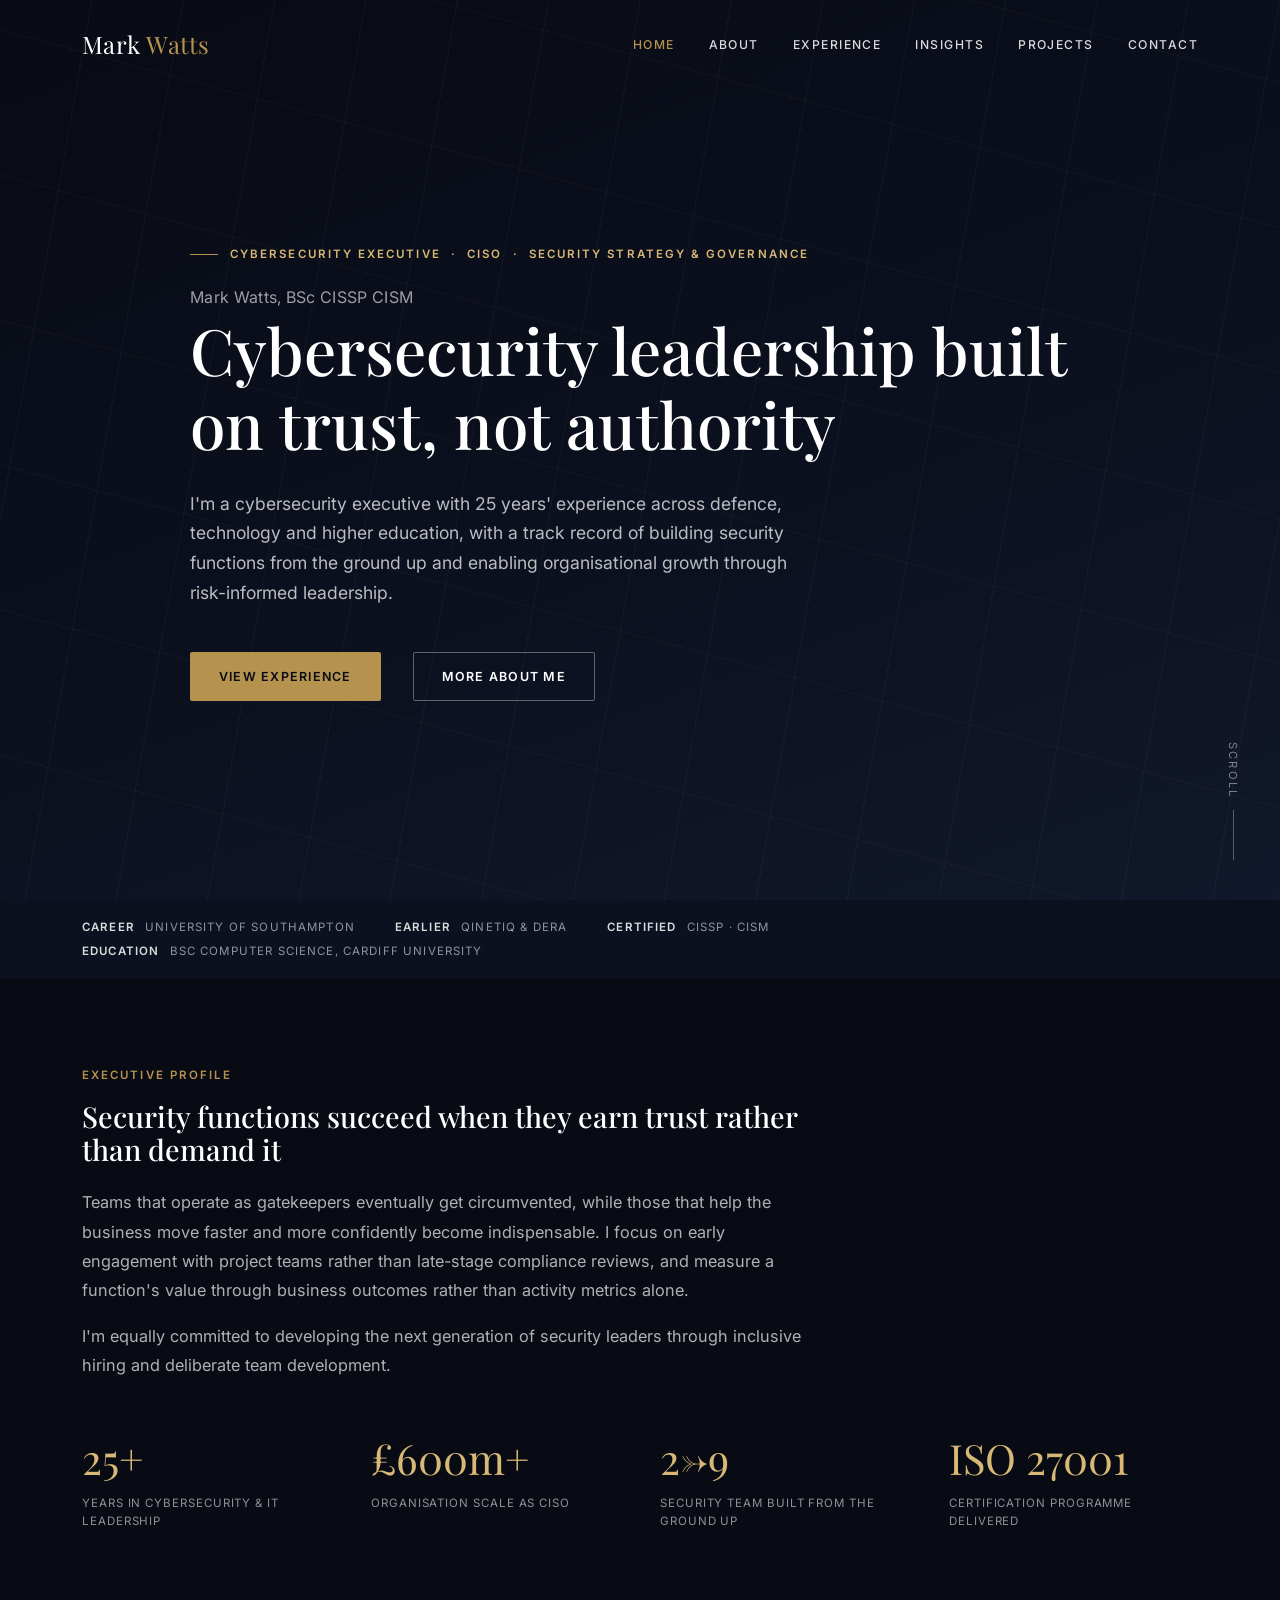
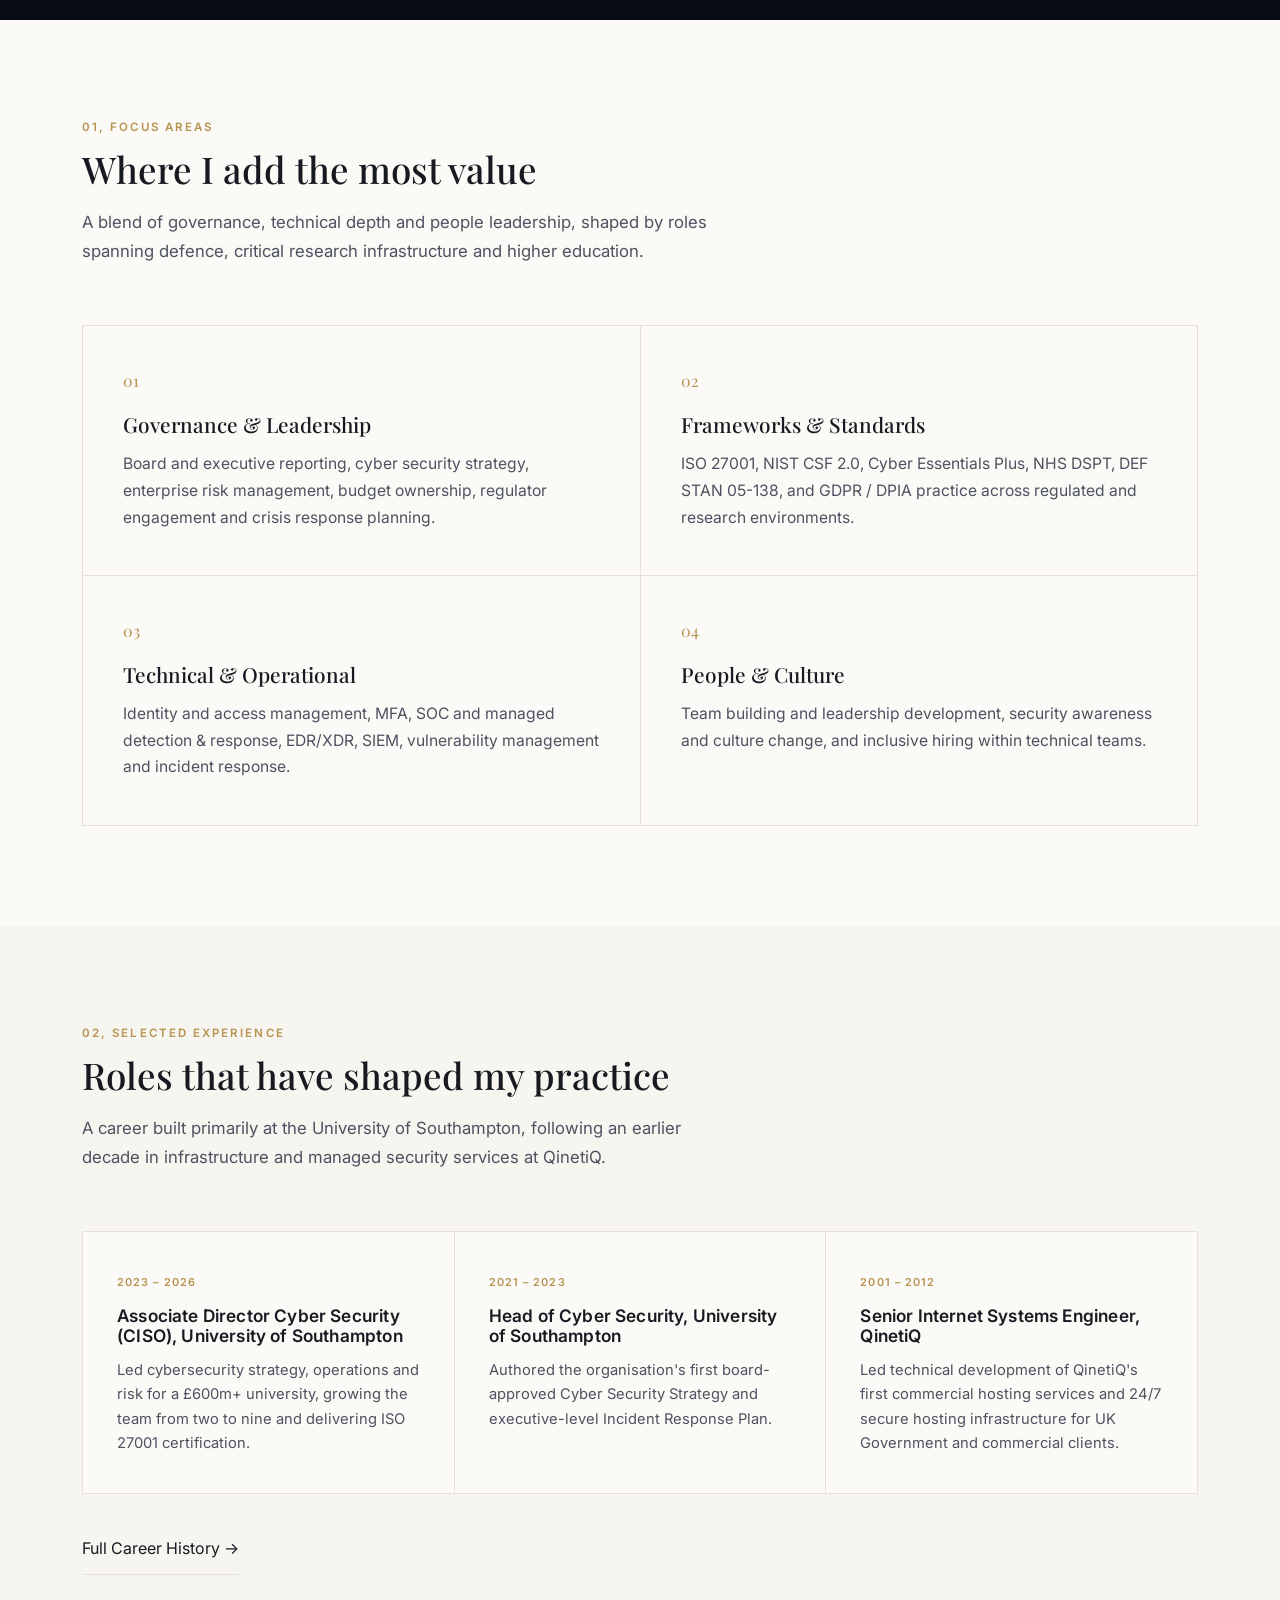
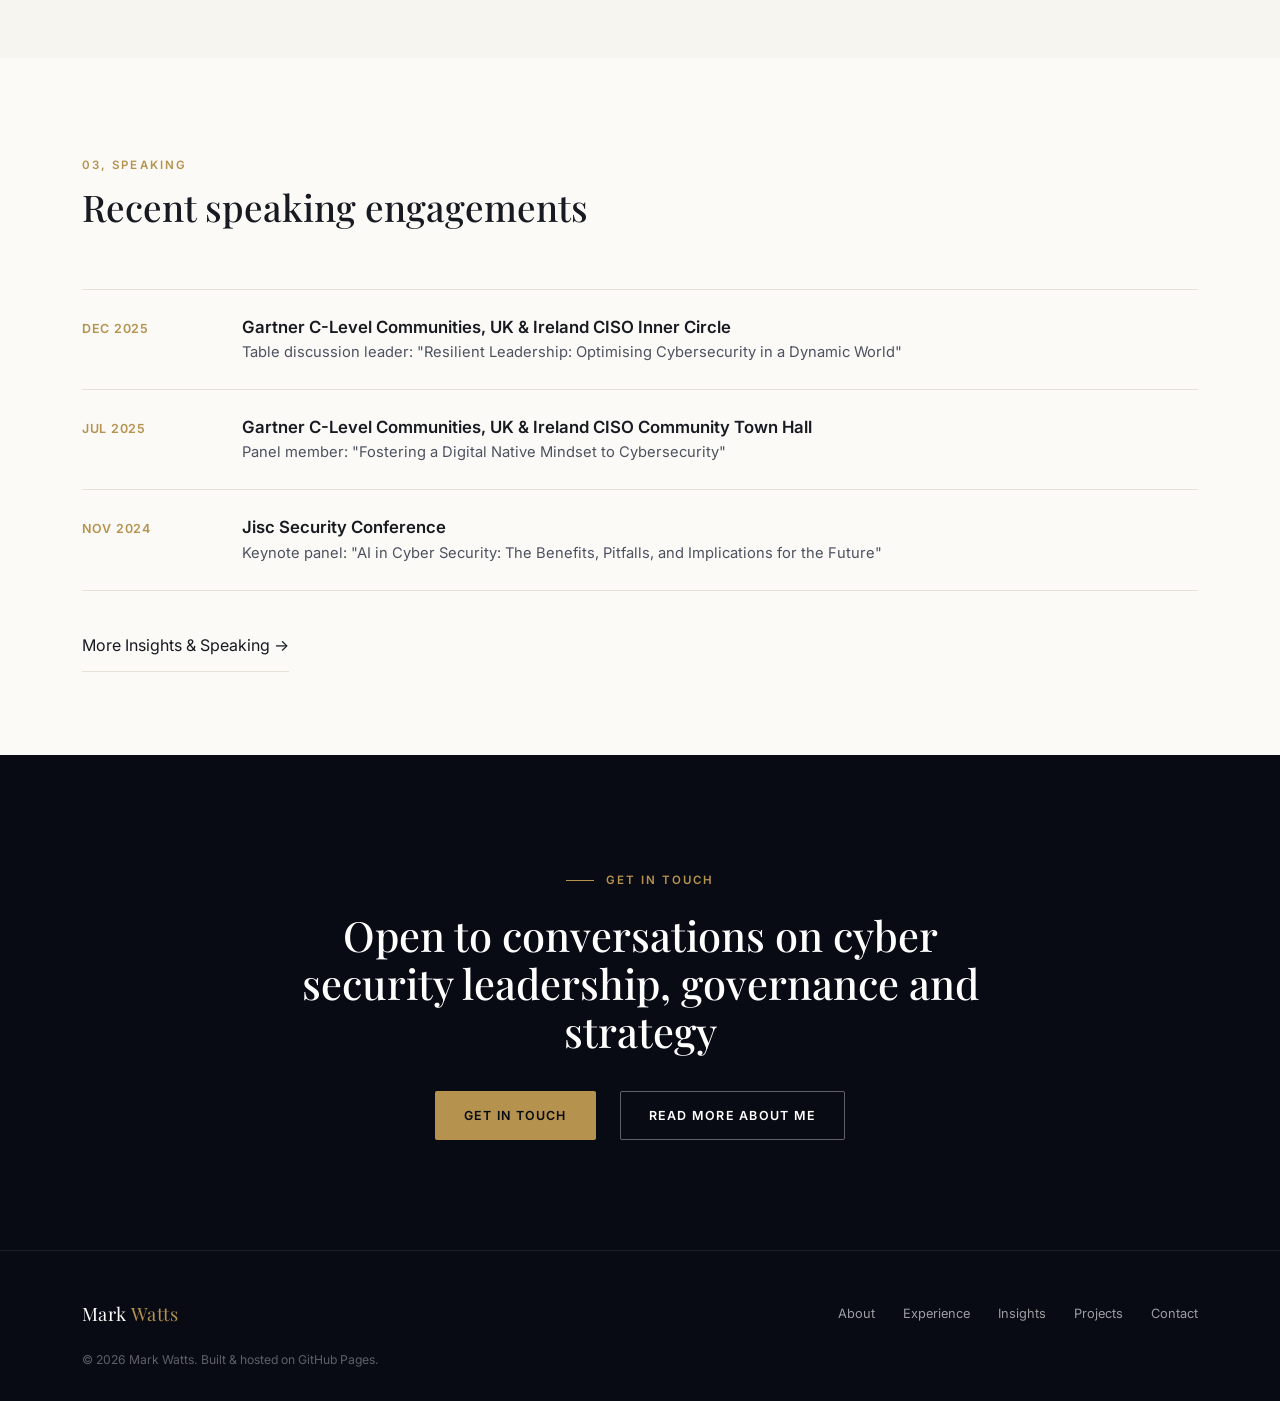
<file: index.html>
<!doctype html>
<html lang="en">
<head>
<meta charset="UTF-8">
<meta name="viewport" content="width=device-width, initial-scale=1.0">
<title>Mark Watts | Cybersecurity Executive &amp; CISO</title>
<meta name="description" content="Mark Watts — cybersecurity executive with 25 years' experience across defence, technology and higher education. CISO, security strategy and board reporting.">
<link rel="icon" type="image/svg+xml" href="assets/favicon.svg">
<link rel="preconnect" href="https://fonts.googleapis.com">
<link rel="preconnect" href="https://fonts.gstatic.com" crossorigin>
<link href="https://fonts.googleapis.com/css2?family=Playfair+Display:wght@500;600&family=Inter:wght@400;500;600&display=swap" rel="stylesheet">
<link rel="stylesheet" href="css/styles.css">
</head>
<body>

<header class="site-header">
  <div class="container header-inner">
    <a href="index.html" class="logo">Mark <span>Watts</span></a>
    <nav class="nav-links">
      <a href="index.html" class="active">Home</a>
      <a href="about.html">About</a>
      <a href="experience.html">Experience</a>
      <a href="insights.html">Insights</a>
      <a href="projects.html">Projects</a>
      <a href="contact.html">Contact</a>
    </nav>
    <button class="nav-toggle" aria-label="Open menu">&#9776;</button>
  </div>
</header>

<div class="mobile-nav">
  <button class="mobile-close" aria-label="Close menu">&times;</button>
  <a href="index.html">Home</a>
  <a href="about.html">About</a>
  <a href="experience.html">Experience</a>
  <a href="insights.html">Insights</a>
  <a href="projects.html">Projects</a>
  <a href="contact.html">Contact</a>
</div>

<section class="hero">
  <div class="container hero-inner">
    <span class="eyebrow">Cybersecurity Executive &nbsp;&middot;&nbsp; CISO &nbsp;&middot;&nbsp; Security Strategy &amp; Governance</span>
    <div class="hero-role">Mark Watts, BSc CISSP CISM</div>
    <h1>Cybersecurity leadership built on trust, not authority</h1>
    <p class="lede">I'm a cybersecurity executive with 25 years' experience across defence, technology and higher education, with a track record of building security functions from the ground up and enabling organisational growth through risk-informed leadership.</p>
    <div class="hero-actions">
      <a href="experience.html" class="btn btn-gold">View Experience</a>
      <a href="about.html" class="btn btn-outline">More About Me</a>
    </div>
  </div>
  <div class="scroll-tag">Scroll</div>
</section>

<div class="strip">
  <div class="container">
    <span><strong>Career</strong> University of Southampton</span>
    <span><strong>Earlier</strong> QinetiQ &amp; DERA</span>
    <span><strong>Certified</strong> CISSP &middot; CISM</span>
    <span><strong>Education</strong> BSc Computer Science, Cardiff University</span>
  </div>
</div>

<section class="stats">
  <div class="container">
    <div class="stats-intro">
      <span class="section-label">Executive Profile</span>
      <h2>Security functions succeed when they earn trust rather than demand it</h2>
      <p>Teams that operate as gatekeepers eventually get circumvented, while those that help the business move faster and more confidently become indispensable. I focus on early engagement with project teams rather than late-stage compliance reviews, and measure a function's value through business outcomes rather than activity metrics alone.</p>
      <p>I'm equally committed to developing the next generation of security leaders through inclusive hiring and deliberate team development.</p>
    </div>
    <div class="stats-grid">
      <div>
        <div class="stat-num">25+</div>
        <div class="stat-label">Years in Cybersecurity &amp; IT Leadership</div>
      </div>
      <div>
        <div class="stat-num">&pound;600m+</div>
        <div class="stat-label">Organisation Scale as CISO</div>
      </div>
      <div>
        <div class="stat-num">2&rarr;9</div>
        <div class="stat-label">Security Team Built from the Ground Up</div>
      </div>
      <div>
        <div class="stat-num">ISO 27001</div>
        <div class="stat-label">Certification Programme Delivered</div>
      </div>
    </div>
  </div>
</section>

<section class="section">
  <div class="container">
    <div class="section-head">
      <span class="section-label">01, Focus Areas</span>
      <h2>Where I add the most value</h2>
      <p>A blend of governance, technical depth and people leadership, shaped by roles spanning defence, critical research infrastructure and higher education.</p>
    </div>
    <div class="card-grid">
      <div class="card">
        <span class="card-num">01</span>
        <h3>Governance &amp; Leadership</h3>
        <p>Board and executive reporting, cyber security strategy, enterprise risk management, budget ownership, regulator engagement and crisis response planning.</p>
      </div>
      <div class="card">
        <span class="card-num">02</span>
        <h3>Frameworks &amp; Standards</h3>
        <p>ISO 27001, NIST CSF 2.0, Cyber Essentials Plus, NHS DSPT, DEF STAN 05-138, and GDPR / DPIA practice across regulated and research environments.</p>
      </div>
      <div class="card">
        <span class="card-num">03</span>
        <h3>Technical &amp; Operational</h3>
        <p>Identity and access management, MFA, SOC and managed detection &amp; response, EDR/XDR, SIEM, vulnerability management and incident response.</p>
      </div>
      <div class="card">
        <span class="card-num">04</span>
        <h3>People &amp; Culture</h3>
        <p>Team building and leadership development, security awareness and culture change, and inclusive hiring within technical teams.</p>
      </div>
    </div>
  </div>
</section>

<section class="section section-alt">
  <div class="container">
    <div class="section-head">
      <span class="section-label">02, Selected Experience</span>
      <h2>Roles that have shaped my practice</h2>
      <p>A career built primarily at the University of Southampton, following an earlier decade in infrastructure and managed security services at QinetiQ.</p>
    </div>
    <div class="engagement-grid">
      <div class="engagement">
        <span class="tag">2023 &ndash; 2026</span>
        <h3>Associate Director Cyber Security (CISO), University of Southampton</h3>
        <p>Led cybersecurity strategy, operations and risk for a &pound;600m+ university, growing the team from two to nine and delivering ISO 27001 certification.</p>
      </div>
      <div class="engagement">
        <span class="tag">2021 &ndash; 2023</span>
        <h3>Head of Cyber Security, University of Southampton</h3>
        <p>Authored the organisation's first board-approved Cyber Security Strategy and executive-level Incident Response Plan.</p>
      </div>
      <div class="engagement">
        <span class="tag">2001 &ndash; 2012</span>
        <h3>Senior Internet Systems Engineer, QinetiQ</h3>
        <p>Led technical development of QinetiQ's first commercial hosting services and 24/7 secure hosting infrastructure for UK Government and commercial clients.</p>
      </div>
    </div>
    <div style="margin-top: 44px;">
      <a href="experience.html" class="btn-ghost">Full Career History &rarr;</a>
    </div>
  </div>
</section>

<section class="section">
  <div class="container">
    <div class="section-head">
      <span class="section-label">03, Speaking</span>
      <h2>Recent speaking engagements</h2>
    </div>
    <div>
      <div class="speak-item">
        <div class="speak-date">Dec 2025</div>
        <div>
          <h3>Gartner C-Level Communities, UK &amp; Ireland CISO Inner Circle</h3>
          <p>Table discussion leader: "Resilient Leadership: Optimising Cybersecurity in a Dynamic World"</p>
        </div>
      </div>
      <div class="speak-item">
        <div class="speak-date">Jul 2025</div>
        <div>
          <h3>Gartner C-Level Communities, UK &amp; Ireland CISO Community Town Hall</h3>
          <p>Panel member: "Fostering a Digital Native Mindset to Cybersecurity"</p>
        </div>
      </div>
      <div class="speak-item">
        <div class="speak-date">Nov 2024</div>
        <div>
          <h3>Jisc Security Conference</h3>
          <p>Keynote panel: "AI in Cyber Security: The Benefits, Pitfalls, and Implications for the Future"</p>
        </div>
      </div>
    </div>
    <div style="margin-top: 44px;">
      <a href="insights.html" class="btn-ghost">More Insights &amp; Speaking &rarr;</a>
    </div>
  </div>
</section>

<section class="cta-band">
  <div class="container">
    <span class="eyebrow">Get In Touch</span>
    <h2>Open to conversations on cyber security leadership, governance and strategy</h2>
    <div class="cta-actions">
      <a href="contact.html" class="btn btn-gold">Get in Touch</a>
      <a href="about.html" class="btn btn-outline">Read More About Me</a>
    </div>
  </div>
</section>

<footer class="site-footer">
  <div class="container">
    <div class="footer-inner">
      <a href="index.html" class="logo">Mark <span>Watts</span></a>
      <div class="footer-links">
        <a href="about.html">About</a>
        <a href="experience.html">Experience</a>
        <a href="insights.html">Insights</a>
        <a href="projects.html">Projects</a>
        <a href="contact.html">Contact</a>
      </div>
    </div>
    <div class="footer-meta">&copy; <span id="year"></span> Mark Watts. Built &amp; hosted on GitHub Pages.</div>
  </div>
</footer>

<script src="js/main.js"></script>
<script>document.getElementById("year").textContent = new Date().getFullYear();</script>
</body>
</html>
</file>
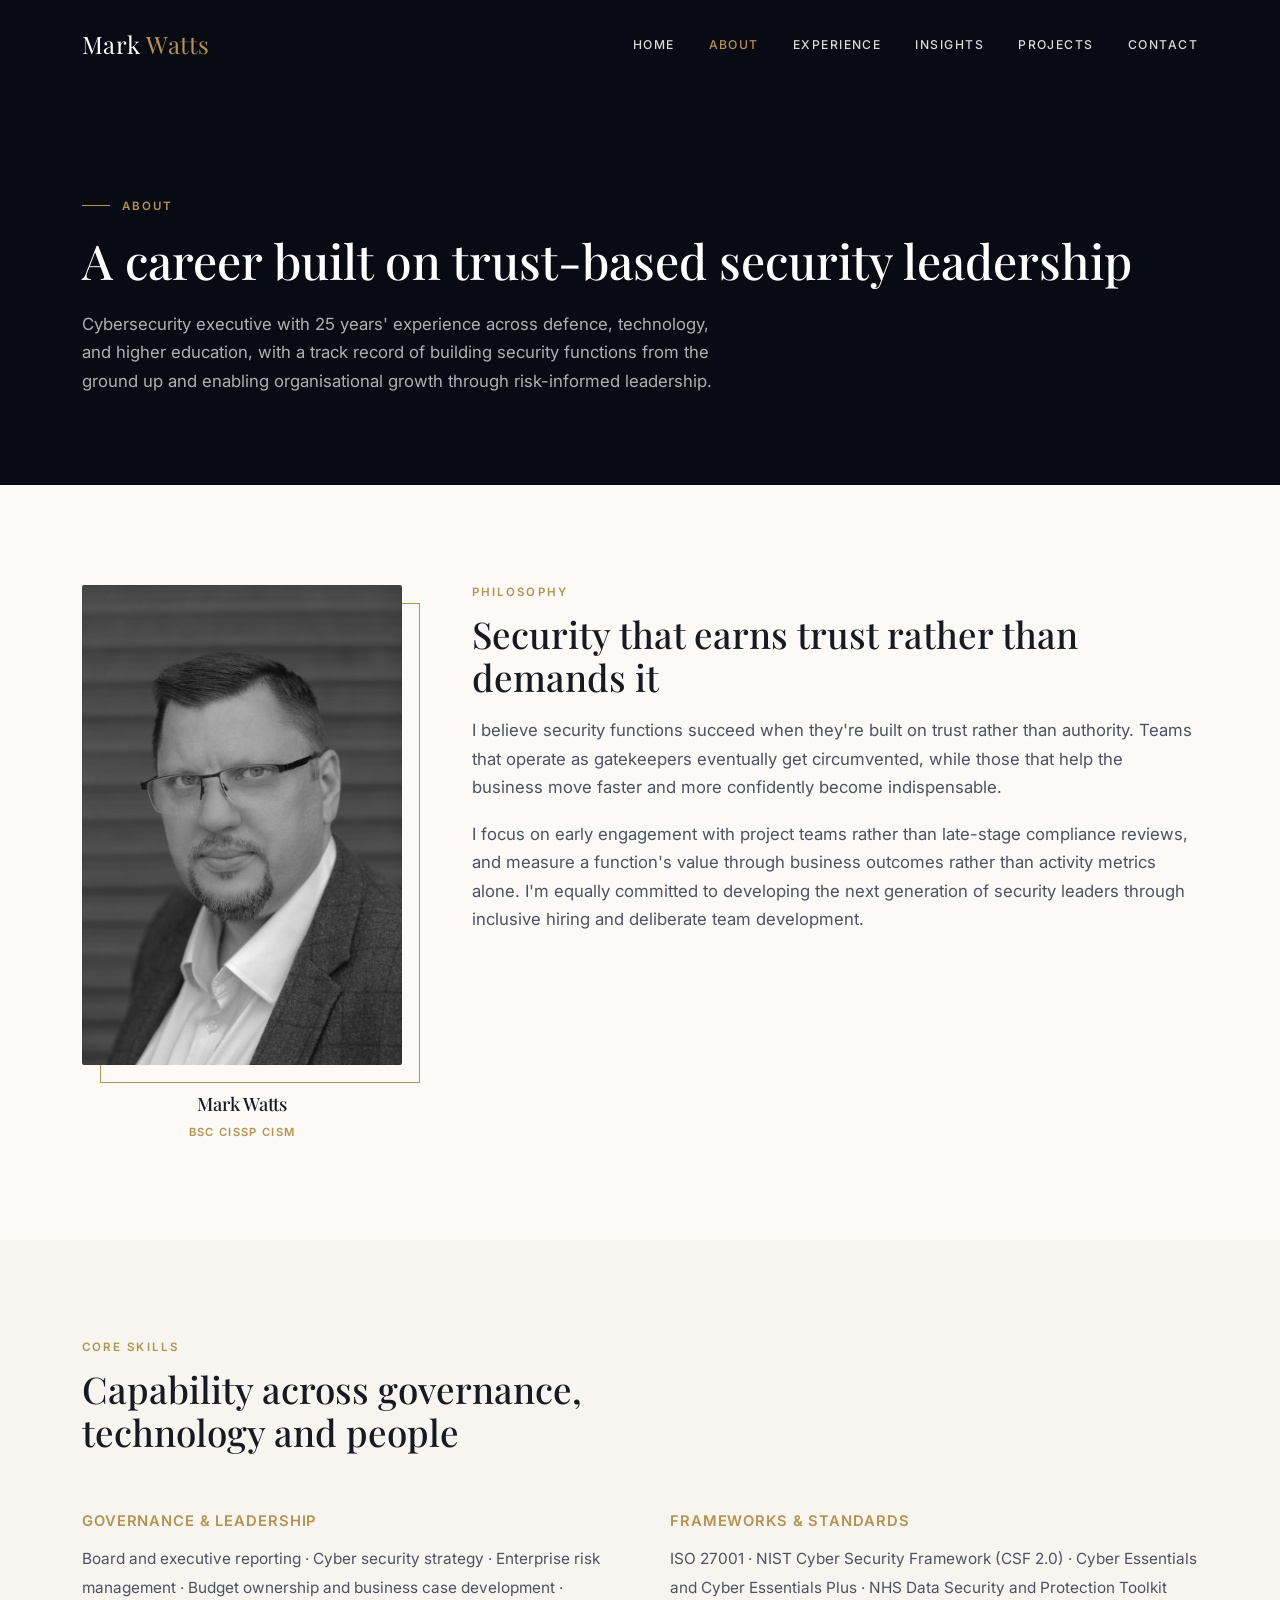
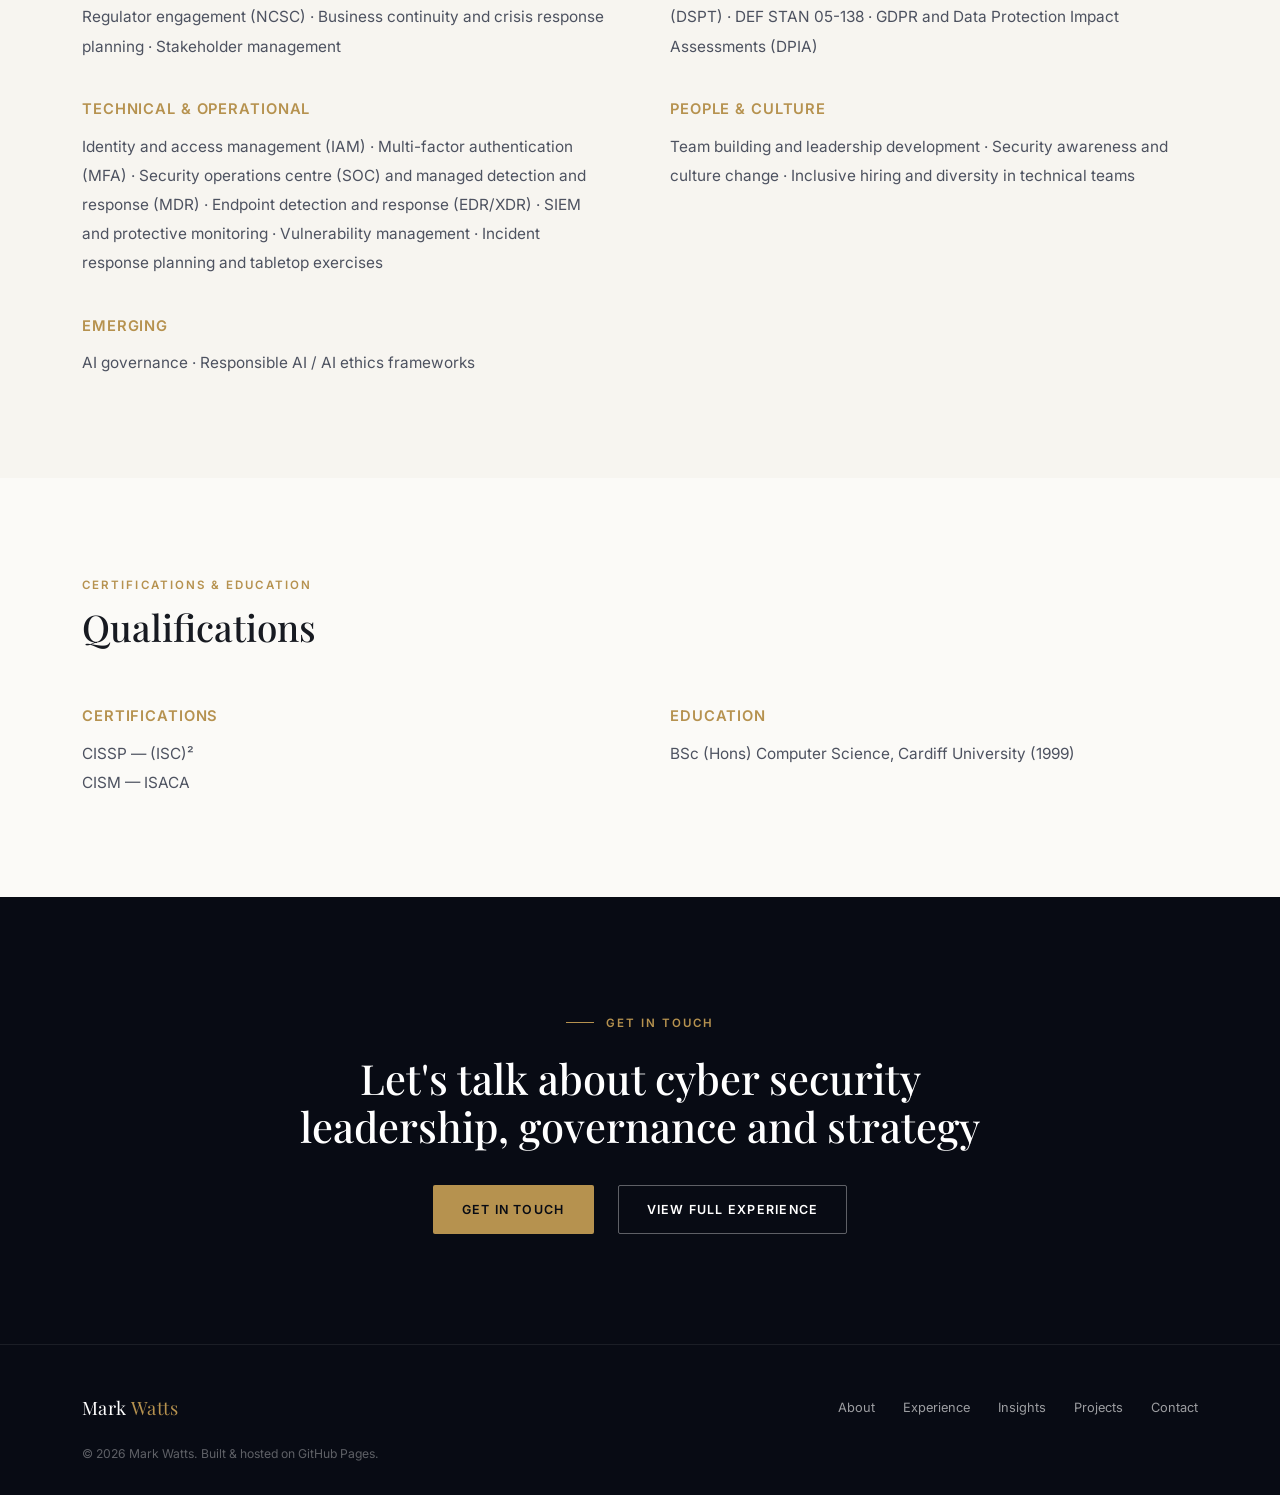
<file: about.html>
<!doctype html>
<html lang="en">
<head>
<meta charset="UTF-8">
<meta name="viewport" content="width=device-width, initial-scale=1.0">
<title>About | Mark Watts</title>
<meta name="description" content="About Mark Watts — executive profile, certifications and core skills across governance, frameworks, technical security operations and people leadership.">
<link rel="icon" type="image/svg+xml" href="assets/favicon.svg">
<link rel="preconnect" href="https://fonts.googleapis.com">
<link rel="preconnect" href="https://fonts.gstatic.com" crossorigin>
<link href="https://fonts.googleapis.com/css2?family=Playfair+Display:wght@500;600&family=Inter:wght@400;500;600&display=swap" rel="stylesheet">
<link rel="stylesheet" href="css/styles.css">
</head>
<body>

<header class="site-header is-solid">
  <div class="container header-inner">
    <a href="index.html" class="logo">Mark <span>Watts</span></a>
    <nav class="nav-links">
      <a href="index.html">Home</a>
      <a href="about.html" class="active">About</a>
      <a href="experience.html">Experience</a>
      <a href="insights.html">Insights</a>
      <a href="projects.html">Projects</a>
      <a href="contact.html">Contact</a>
    </nav>
    <button class="nav-toggle" aria-label="Open menu">&#9776;</button>
  </div>
</header>

<div class="mobile-nav">
  <button class="mobile-close" aria-label="Close menu">&times;</button>
  <a href="index.html">Home</a>
  <a href="about.html">About</a>
  <a href="experience.html">Experience</a>
  <a href="insights.html">Insights</a>
  <a href="projects.html">Projects</a>
  <a href="contact.html">Contact</a>
</div>

<section class="page-hero">
  <div class="container">
    <span class="eyebrow">About</span>
    <h1>A career built on trust-based security leadership</h1>
    <p>Cybersecurity executive with 25 years' experience across defence, technology, and higher education, with a track record of building security functions from the ground up and enabling organisational growth through risk-informed leadership.</p>
  </div>
</section>

<section class="section">
  <div class="container">
    <div class="about-grid">
      <div class="about-photo">
        <div class="about-photo-frame">
          <img src="assets/portrait.jpg" alt="Portrait of Mark Watts" width="800" height="1200">
        </div>
        <div class="about-photo-caption">
          <h3>Mark Watts</h3>
          <span>BSc CISSP CISM</span>
        </div>
      </div>
      <div>
        <div class="section-head" style="max-width: 760px; margin-bottom: 0;">
          <span class="section-label">Philosophy</span>
          <h2>Security that earns trust rather than demands it</h2>
          <p>I believe security functions succeed when they're built on trust rather than authority. Teams that operate as gatekeepers eventually get circumvented, while those that help the business move faster and more confidently become indispensable.</p>
          <p>I focus on early engagement with project teams rather than late-stage compliance reviews, and measure a function's value through business outcomes rather than activity metrics alone. I'm equally committed to developing the next generation of security leaders through inclusive hiring and deliberate team development.</p>
        </div>
      </div>
    </div>
  </div>
</section>

<section class="section section-alt">
  <div class="container">
    <div class="section-head">
      <span class="section-label">Core Skills</span>
      <h2>Capability across governance, technology and people</h2>
    </div>
    <div class="skills-grid">
      <div class="skill-block">
        <h3>Governance &amp; Leadership</h3>
        <p>Board and executive reporting &middot; Cyber security strategy &middot; Enterprise risk management &middot; Budget ownership and business case development &middot; Regulator engagement (NCSC) &middot; Business continuity and crisis response planning &middot; Stakeholder management</p>
      </div>
      <div class="skill-block">
        <h3>Frameworks &amp; Standards</h3>
        <p>ISO 27001 &middot; NIST Cyber Security Framework (CSF 2.0) &middot; Cyber Essentials and Cyber Essentials Plus &middot; NHS Data Security and Protection Toolkit (DSPT) &middot; DEF STAN 05-138 &middot; GDPR and Data Protection Impact Assessments (DPIA)</p>
      </div>
      <div class="skill-block">
        <h3>Technical &amp; Operational</h3>
        <p>Identity and access management (IAM) &middot; Multi-factor authentication (MFA) &middot; Security operations centre (SOC) and managed detection and response (MDR) &middot; Endpoint detection and response (EDR/XDR) &middot; SIEM and protective monitoring &middot; Vulnerability management &middot; Incident response planning and tabletop exercises</p>
      </div>
      <div class="skill-block">
        <h3>People &amp; Culture</h3>
        <p>Team building and leadership development &middot; Security awareness and culture change &middot; Inclusive hiring and diversity in technical teams</p>
      </div>
      <div class="skill-block">
        <h3>Emerging</h3>
        <p>AI governance &middot; Responsible AI / AI ethics frameworks</p>
      </div>
    </div>
  </div>
</section>

<section class="section">
  <div class="container">
    <div class="section-head">
      <span class="section-label">Certifications &amp; Education</span>
      <h2>Qualifications</h2>
    </div>
    <div class="skills-grid">
      <div class="skill-block">
        <h3>Certifications</h3>
        <p>CISSP &mdash; (ISC)&sup2;<br>CISM &mdash; ISACA</p>
      </div>
      <div class="skill-block">
        <h3>Education</h3>
        <p>BSc (Hons) Computer Science, Cardiff University (1999)</p>
      </div>
    </div>
  </div>
</section>

<section class="cta-band">
  <div class="container">
    <span class="eyebrow">Get In Touch</span>
    <h2>Let's talk about cyber security leadership, governance and strategy</h2>
    <div class="cta-actions">
      <a href="contact.html" class="btn btn-gold">Get in Touch</a>
      <a href="experience.html" class="btn btn-outline">View Full Experience</a>
    </div>
  </div>
</section>

<footer class="site-footer">
  <div class="container">
    <div class="footer-inner">
      <a href="index.html" class="logo">Mark <span>Watts</span></a>
      <div class="footer-links">
        <a href="about.html">About</a>
        <a href="experience.html">Experience</a>
        <a href="insights.html">Insights</a>
        <a href="projects.html">Projects</a>
        <a href="contact.html">Contact</a>
      </div>
    </div>
    <div class="footer-meta">&copy; <span id="year"></span> Mark Watts. Built &amp; hosted on GitHub Pages.</div>
  </div>
</footer>

<script src="js/main.js"></script>
<script>document.getElementById("year").textContent = new Date().getFullYear();</script>
</body>
</html>
</file>
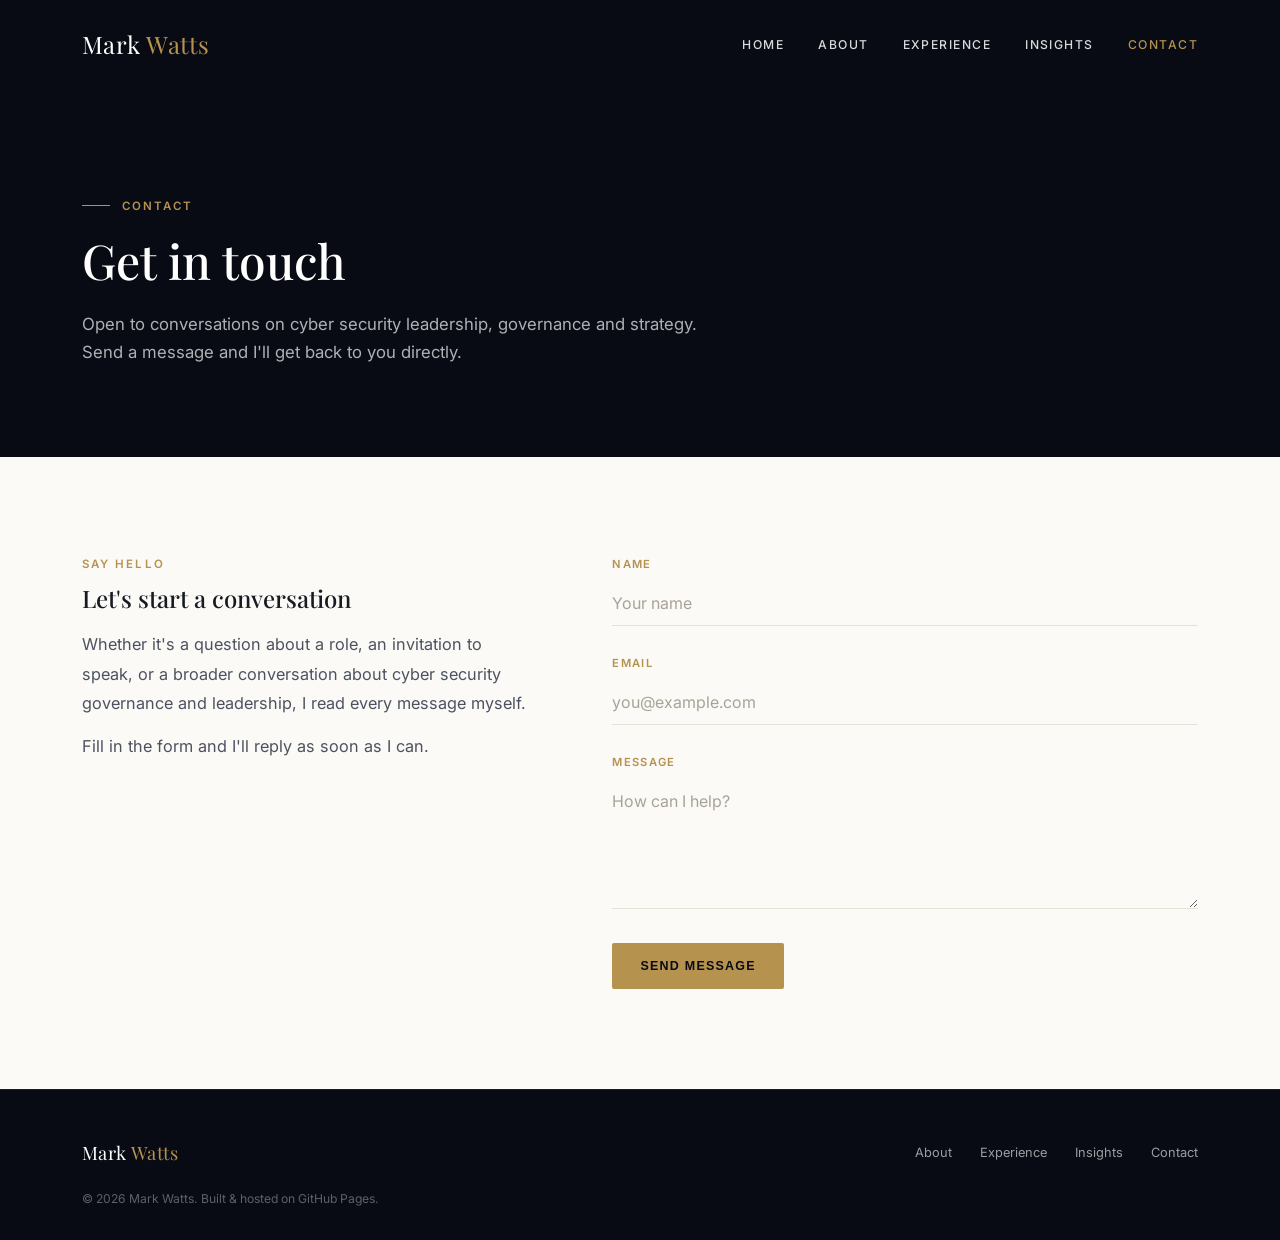
<file: contact.html>
<!doctype html>
<html lang="en">
<head>
<meta charset="UTF-8">
<meta name="viewport" content="width=device-width, initial-scale=1.0">
<title>Contact | Mark Watts</title>
<meta name="description" content="Get in touch with Mark Watts about cyber security leadership, governance and strategy.">
<link rel="icon" type="image/svg+xml" href="assets/favicon.svg">
<link rel="preconnect" href="https://fonts.googleapis.com">
<link rel="preconnect" href="https://fonts.gstatic.com" crossorigin>
<link href="https://fonts.googleapis.com/css2?family=Playfair+Display:wght@500;600&family=Inter:wght@400;500;600&display=swap" rel="stylesheet">
<link rel="stylesheet" href="css/styles.css">
</head>
<body>

<header class="site-header is-solid">
  <div class="container header-inner">
    <a href="index.html" class="logo">Mark <span>Watts</span></a>
    <nav class="nav-links">
      <a href="index.html">Home</a>
      <a href="about.html">About</a>
      <a href="experience.html">Experience</a>
      <a href="insights.html">Insights</a>
      <a href="contact.html" class="active">Contact</a>
    </nav>
    <button class="nav-toggle" aria-label="Open menu">&#9776;</button>
  </div>
</header>

<div class="mobile-nav">
  <button class="mobile-close" aria-label="Close menu">&times;</button>
  <a href="index.html">Home</a>
  <a href="about.html">About</a>
  <a href="experience.html">Experience</a>
  <a href="insights.html">Insights</a>
  <a href="contact.html">Contact</a>
</div>

<section class="page-hero">
  <div class="container">
    <span class="eyebrow">Contact</span>
    <h1>Get in touch</h1>
    <p>Open to conversations on cyber security leadership, governance and strategy. Send a message and I'll get back to you directly.</p>
  </div>
</section>

<section class="section">
  <div class="container">
    <div class="contact-layout">
      <div class="contact-intro">
        <span class="section-label">Say Hello</span>
        <h2>Let's start a conversation</h2>
        <p>Whether it's a question about a role, an invitation to speak, or a broader conversation about cyber security governance and leadership, I read every message myself.</p>
        <p>Fill in the form and I'll reply as soon as I can.</p>
      </div>

      <div>
        <form id="contact-form" novalidate>
          <input type="hidden" name="apiKey" value="sf_98fd184c27189c3423dd76ce">
          <input type="hidden" name="subject" value="New message from markrwatts.github.io">

          <div class="form-honeypot" aria-hidden="true">
            <label for="honeypot">Leave this field empty</label>
            <input type="text" id="honeypot" name="honeypot" tabindex="-1" autocomplete="off">
          </div>

          <div class="form-field">
            <label for="name">Name</label>
            <input type="text" id="name" name="name" placeholder="Your name" required>
          </div>

          <div class="form-field">
            <label for="email">Email</label>
            <input type="email" id="email" name="email" placeholder="you@example.com" required>
          </div>

          <div class="form-field">
            <label for="message">Message</label>
            <textarea id="message" name="message" placeholder="How can I help?" required></textarea>
          </div>

          <button type="submit" class="btn btn-gold contact-submit">Send Message</button>

          <p class="form-status" role="status" aria-live="polite"></p>
        </form>
      </div>
    </div>
  </div>
</section>

<footer class="site-footer">
  <div class="container">
    <div class="footer-inner">
      <a href="index.html" class="logo">Mark <span>Watts</span></a>
      <div class="footer-links">
        <a href="about.html">About</a>
        <a href="experience.html">Experience</a>
        <a href="insights.html">Insights</a>
        <a href="contact.html">Contact</a>
      </div>
    </div>
    <div class="footer-meta">&copy; <span id="year"></span> Mark Watts. Built &amp; hosted on GitHub Pages.</div>
  </div>
</footer>

<script src="js/main.js"></script>
<script src="js/contact-form.js"></script>
<script>document.getElementById("year").textContent = new Date().getFullYear();</script>
</body>
</html>
</file>
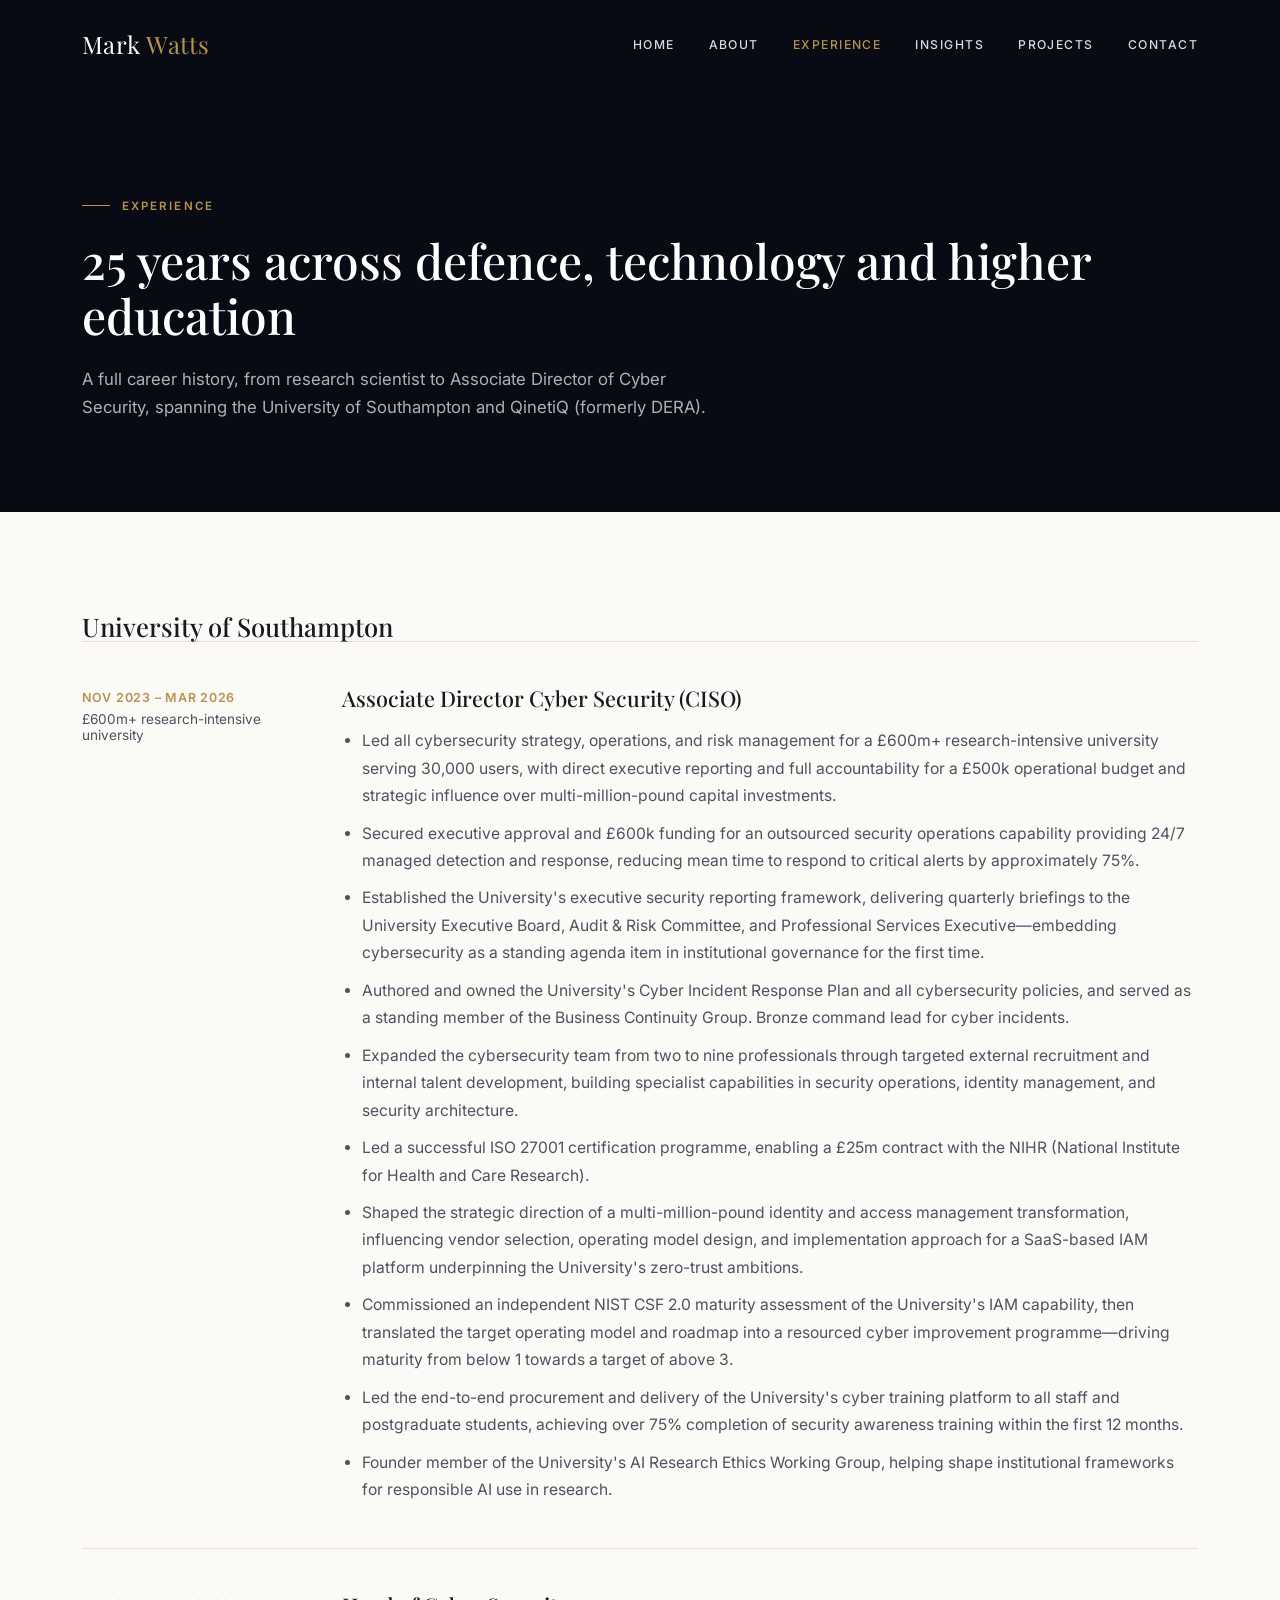
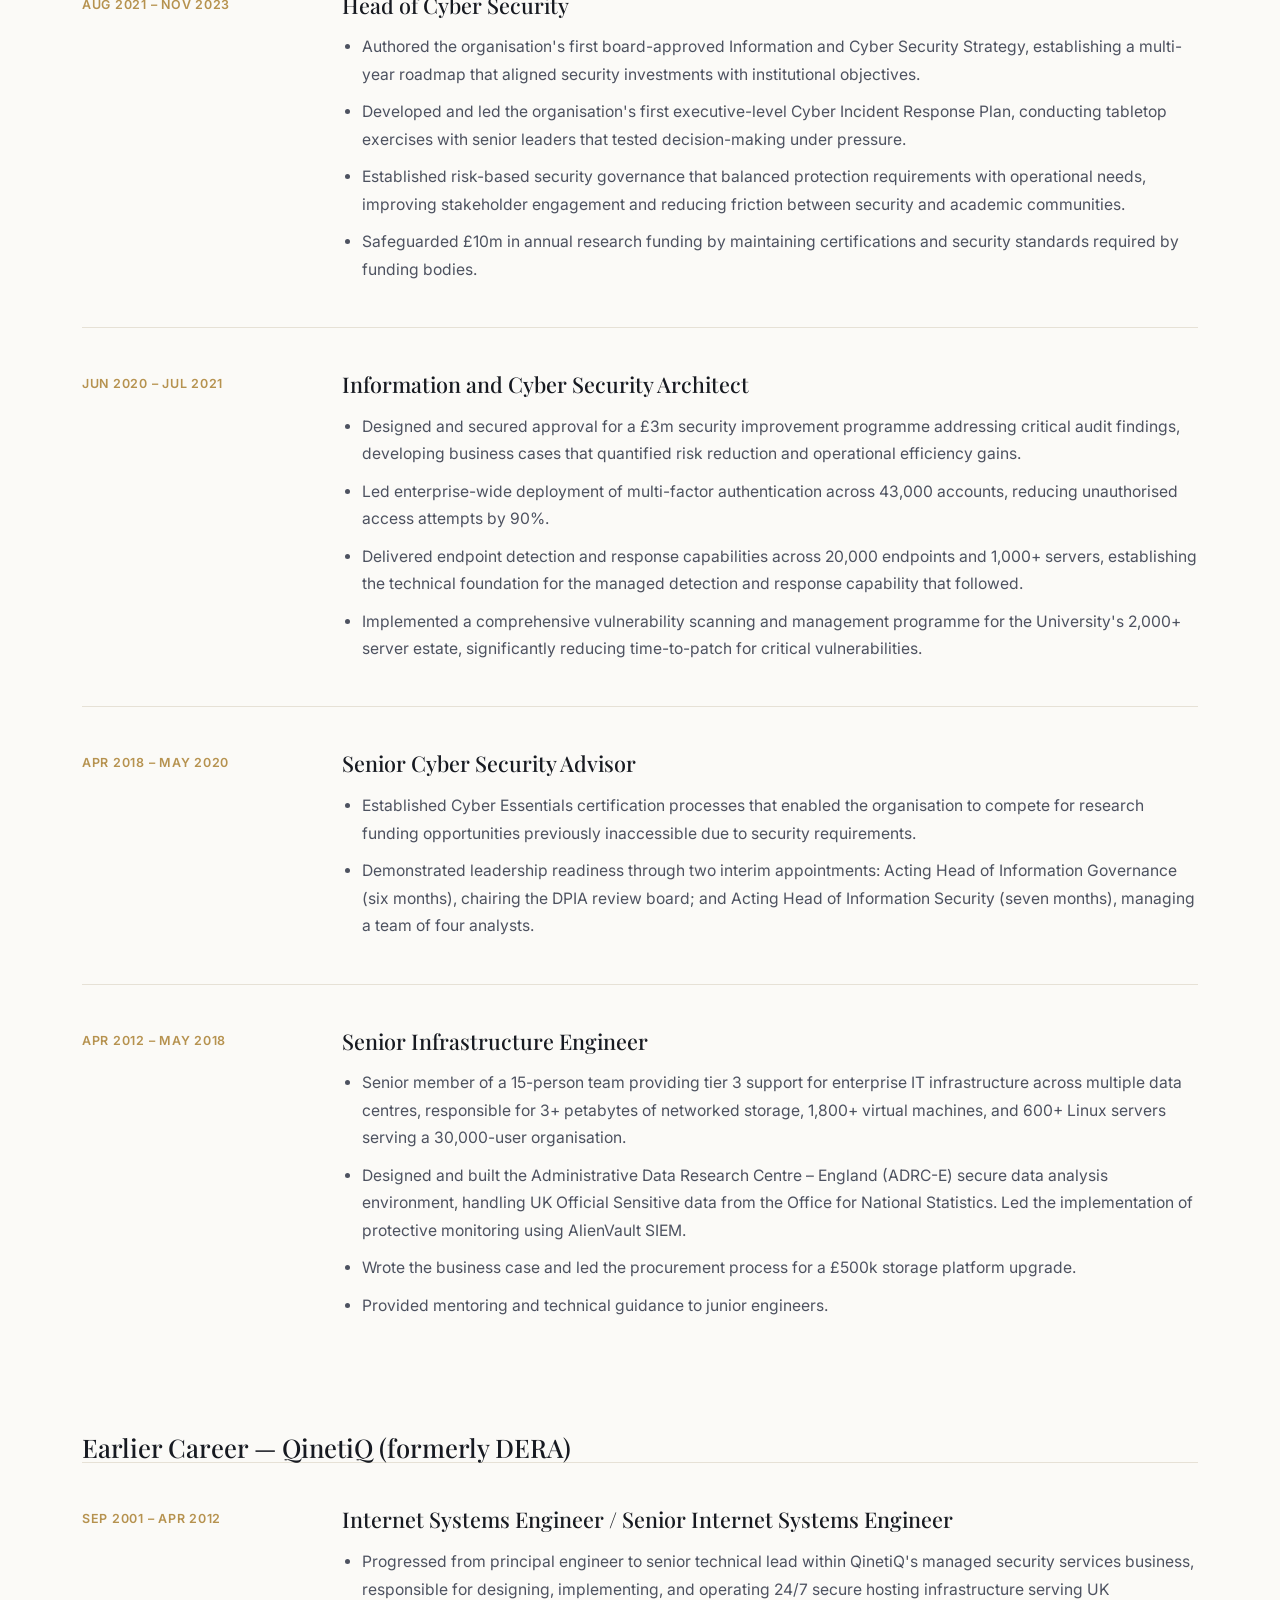
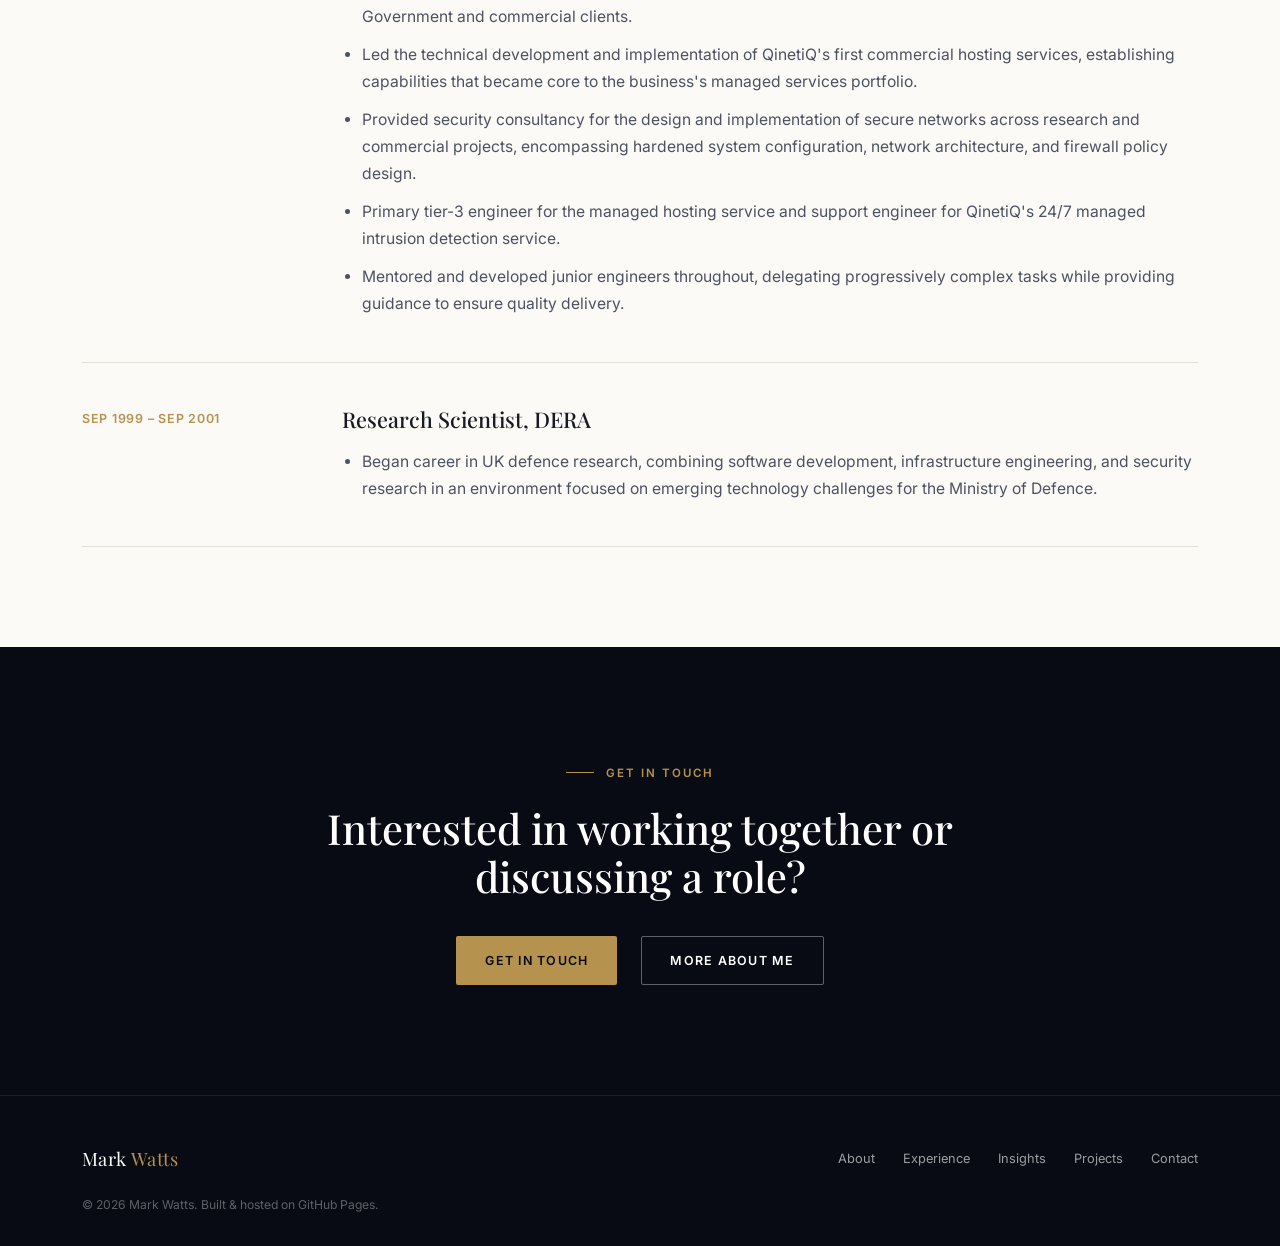
<file: experience.html>
<!doctype html>
<html lang="en">
<head>
<meta charset="UTF-8">
<meta name="viewport" content="width=device-width, initial-scale=1.0">
<title>Experience | Mark Watts</title>
<meta name="description" content="Full career history for Mark Watts — CISO and cybersecurity leadership roles at the University of Southampton, QinetiQ and DERA.">
<link rel="icon" type="image/svg+xml" href="assets/favicon.svg">
<link rel="preconnect" href="https://fonts.googleapis.com">
<link rel="preconnect" href="https://fonts.gstatic.com" crossorigin>
<link href="https://fonts.googleapis.com/css2?family=Playfair+Display:wght@500;600&family=Inter:wght@400;500;600&display=swap" rel="stylesheet">
<link rel="stylesheet" href="css/styles.css">
</head>
<body>

<header class="site-header is-solid">
  <div class="container header-inner">
    <a href="index.html" class="logo">Mark <span>Watts</span></a>
    <nav class="nav-links">
      <a href="index.html">Home</a>
      <a href="about.html">About</a>
      <a href="experience.html" class="active">Experience</a>
      <a href="insights.html">Insights</a>
      <a href="projects.html">Projects</a>
      <a href="contact.html">Contact</a>
    </nav>
    <button class="nav-toggle" aria-label="Open menu">&#9776;</button>
  </div>
</header>

<div class="mobile-nav">
  <button class="mobile-close" aria-label="Close menu">&times;</button>
  <a href="index.html">Home</a>
  <a href="about.html">About</a>
  <a href="experience.html">Experience</a>
  <a href="insights.html">Insights</a>
  <a href="projects.html">Projects</a>
  <a href="contact.html">Contact</a>
</div>

<section class="page-hero">
  <div class="container">
    <span class="eyebrow">Experience</span>
    <h1>25 years across defence, technology and higher education</h1>
    <p>A full career history, from research scientist to Associate Director of Cyber Security, spanning the University of Southampton and QinetiQ (formerly DERA).</p>
  </div>
</section>

<section class="section">
  <div class="container">

    <h2 class="timeline-group-title">University of Southampton</h2>

    <div class="timeline-item">
      <div>
        <div class="timeline-period">Nov 2023 &ndash; Mar 2026</div>
        <div class="timeline-org">&pound;600m+ research-intensive university</div>
      </div>
      <div class="timeline-role">
        <h3>Associate Director Cyber Security (CISO)</h3>
        <ul>
          <li>Led all cybersecurity strategy, operations, and risk management for a &pound;600m+ research-intensive university serving 30,000 users, with direct executive reporting and full accountability for a &pound;500k operational budget and strategic influence over multi-million-pound capital investments.</li>
          <li>Secured executive approval and &pound;600k funding for an outsourced security operations capability providing 24/7 managed detection and response, reducing mean time to respond to critical alerts by approximately 75%.</li>
          <li>Established the University's executive security reporting framework, delivering quarterly briefings to the University Executive Board, Audit &amp; Risk Committee, and Professional Services Executive&mdash;embedding cybersecurity as a standing agenda item in institutional governance for the first time.</li>
          <li>Authored and owned the University's Cyber Incident Response Plan and all cybersecurity policies, and served as a standing member of the Business Continuity Group. Bronze command lead for cyber incidents.</li>
          <li>Expanded the cybersecurity team from two to nine professionals through targeted external recruitment and internal talent development, building specialist capabilities in security operations, identity management, and security architecture.</li>
          <li>Led a successful ISO 27001 certification programme, enabling a &pound;25m contract with the NIHR (National Institute for Health and Care Research).</li>
          <li>Shaped the strategic direction of a multi-million-pound identity and access management transformation, influencing vendor selection, operating model design, and implementation approach for a SaaS-based IAM platform underpinning the University's zero-trust ambitions.</li>
          <li>Commissioned an independent NIST CSF 2.0 maturity assessment of the University's IAM capability, then translated the target operating model and roadmap into a resourced cyber improvement programme&mdash;driving maturity from below 1 towards a target of above 3.</li>
          <li>Led the end-to-end procurement and delivery of the University's cyber training platform to all staff and postgraduate students, achieving over 75% completion of security awareness training within the first 12 months.</li>
          <li>Founder member of the University's AI Research Ethics Working Group, helping shape institutional frameworks for responsible AI use in research.</li>
        </ul>
      </div>
    </div>

    <div class="timeline-item">
      <div>
        <div class="timeline-period">Aug 2021 &ndash; Nov 2023</div>
      </div>
      <div class="timeline-role">
        <h3>Head of Cyber Security</h3>
        <ul>
          <li>Authored the organisation's first board-approved Information and Cyber Security Strategy, establishing a multi-year roadmap that aligned security investments with institutional objectives.</li>
          <li>Developed and led the organisation's first executive-level Cyber Incident Response Plan, conducting tabletop exercises with senior leaders that tested decision-making under pressure.</li>
          <li>Established risk-based security governance that balanced protection requirements with operational needs, improving stakeholder engagement and reducing friction between security and academic communities.</li>
          <li>Safeguarded &pound;10m in annual research funding by maintaining certifications and security standards required by funding bodies.</li>
        </ul>
      </div>
    </div>

    <div class="timeline-item">
      <div>
        <div class="timeline-period">Jun 2020 &ndash; Jul 2021</div>
      </div>
      <div class="timeline-role">
        <h3>Information and Cyber Security Architect</h3>
        <ul>
          <li>Designed and secured approval for a &pound;3m security improvement programme addressing critical audit findings, developing business cases that quantified risk reduction and operational efficiency gains.</li>
          <li>Led enterprise-wide deployment of multi-factor authentication across 43,000 accounts, reducing unauthorised access attempts by 90%.</li>
          <li>Delivered endpoint detection and response capabilities across 20,000 endpoints and 1,000+ servers, establishing the technical foundation for the managed detection and response capability that followed.</li>
          <li>Implemented a comprehensive vulnerability scanning and management programme for the University's 2,000+ server estate, significantly reducing time-to-patch for critical vulnerabilities.</li>
        </ul>
      </div>
    </div>

    <div class="timeline-item">
      <div>
        <div class="timeline-period">Apr 2018 &ndash; May 2020</div>
      </div>
      <div class="timeline-role">
        <h3>Senior Cyber Security Advisor</h3>
        <ul>
          <li>Established Cyber Essentials certification processes that enabled the organisation to compete for research funding opportunities previously inaccessible due to security requirements.</li>
          <li>Demonstrated leadership readiness through two interim appointments: Acting Head of Information Governance (six months), chairing the DPIA review board; and Acting Head of Information Security (seven months), managing a team of four analysts.</li>
        </ul>
      </div>
    </div>

    <div class="timeline-item">
      <div>
        <div class="timeline-period">Apr 2012 &ndash; May 2018</div>
      </div>
      <div class="timeline-role">
        <h3>Senior Infrastructure Engineer</h3>
        <ul>
          <li>Senior member of a 15-person team providing tier 3 support for enterprise IT infrastructure across multiple data centres, responsible for 3+ petabytes of networked storage, 1,800+ virtual machines, and 600+ Linux servers serving a 30,000-user organisation.</li>
          <li>Designed and built the Administrative Data Research Centre &ndash; England (ADRC-E) secure data analysis environment, handling UK Official Sensitive data from the Office for National Statistics. Led the implementation of protective monitoring using AlienVault SIEM.</li>
          <li>Wrote the business case and led the procurement process for a &pound;500k storage platform upgrade.</li>
          <li>Provided mentoring and technical guidance to junior engineers.</li>
        </ul>
      </div>
    </div>

    <h2 class="timeline-group-title">Earlier Career &mdash; QinetiQ (formerly DERA)</h2>

    <div class="timeline-item">
      <div>
        <div class="timeline-period">Sep 2001 &ndash; Apr 2012</div>
      </div>
      <div class="timeline-role">
        <h3>Internet Systems Engineer / Senior Internet Systems Engineer</h3>
        <ul>
          <li>Progressed from principal engineer to senior technical lead within QinetiQ's managed security services business, responsible for designing, implementing, and operating 24/7 secure hosting infrastructure serving UK Government and commercial clients.</li>
          <li>Led the technical development and implementation of QinetiQ's first commercial hosting services, establishing capabilities that became core to the business's managed services portfolio.</li>
          <li>Provided security consultancy for the design and implementation of secure networks across research and commercial projects, encompassing hardened system configuration, network architecture, and firewall policy design.</li>
          <li>Primary tier-3 engineer for the managed hosting service and support engineer for QinetiQ's 24/7 managed intrusion detection service.</li>
          <li>Mentored and developed junior engineers throughout, delegating progressively complex tasks while providing guidance to ensure quality delivery.</li>
        </ul>
      </div>
    </div>

    <div class="timeline-item">
      <div>
        <div class="timeline-period">Sep 1999 &ndash; Sep 2001</div>
      </div>
      <div class="timeline-role">
        <h3>Research Scientist, DERA</h3>
        <ul>
          <li>Began career in UK defence research, combining software development, infrastructure engineering, and security research in an environment focused on emerging technology challenges for the Ministry of Defence.</li>
        </ul>
      </div>
    </div>

  </div>
</section>

<section class="cta-band">
  <div class="container">
    <span class="eyebrow">Get In Touch</span>
    <h2>Interested in working together or discussing a role?</h2>
    <div class="cta-actions">
      <a href="contact.html" class="btn btn-gold">Get in Touch</a>
      <a href="about.html" class="btn btn-outline">More About Me</a>
    </div>
  </div>
</section>

<footer class="site-footer">
  <div class="container">
    <div class="footer-inner">
      <a href="index.html" class="logo">Mark <span>Watts</span></a>
      <div class="footer-links">
        <a href="about.html">About</a>
        <a href="experience.html">Experience</a>
        <a href="insights.html">Insights</a>
        <a href="projects.html">Projects</a>
        <a href="contact.html">Contact</a>
      </div>
    </div>
    <div class="footer-meta">&copy; <span id="year"></span> Mark Watts. Built &amp; hosted on GitHub Pages.</div>
  </div>
</footer>

<script src="js/main.js"></script>
<script>document.getElementById("year").textContent = new Date().getFullYear();</script>
</body>
</html>
</file>
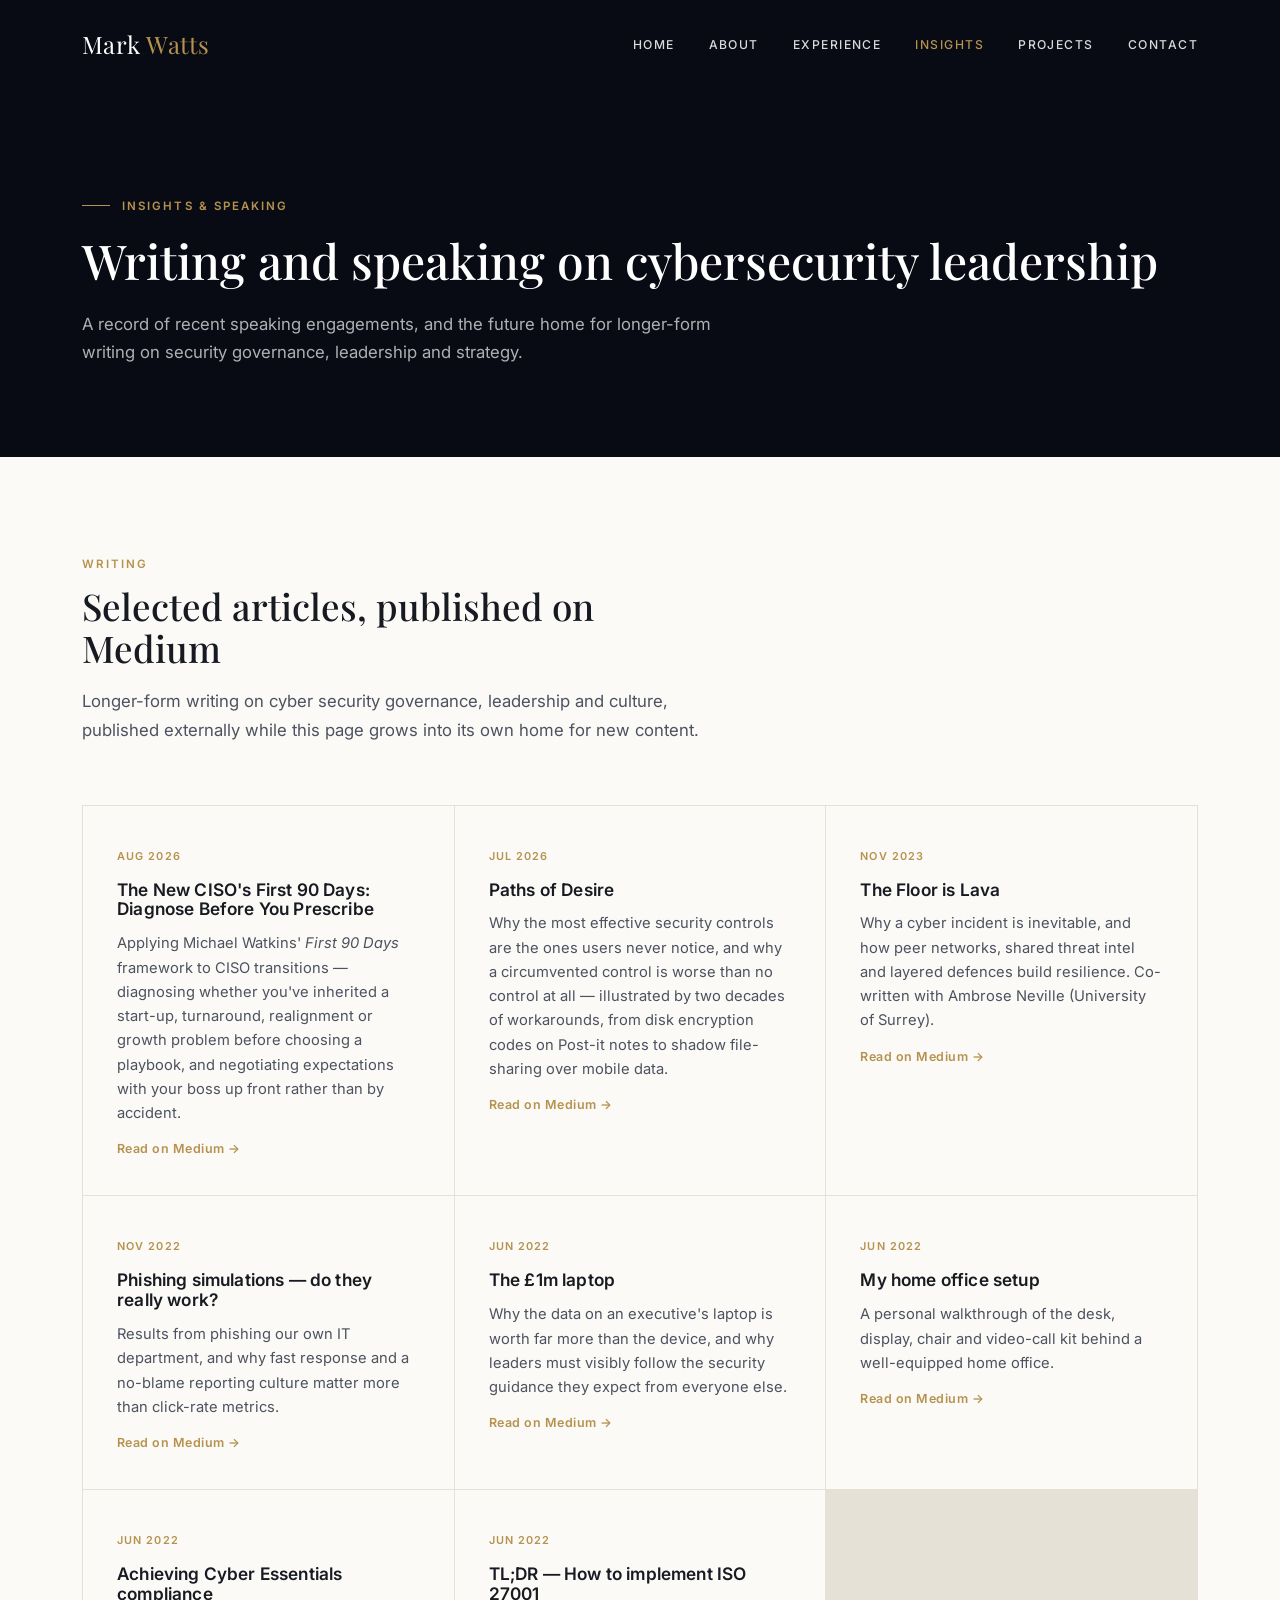
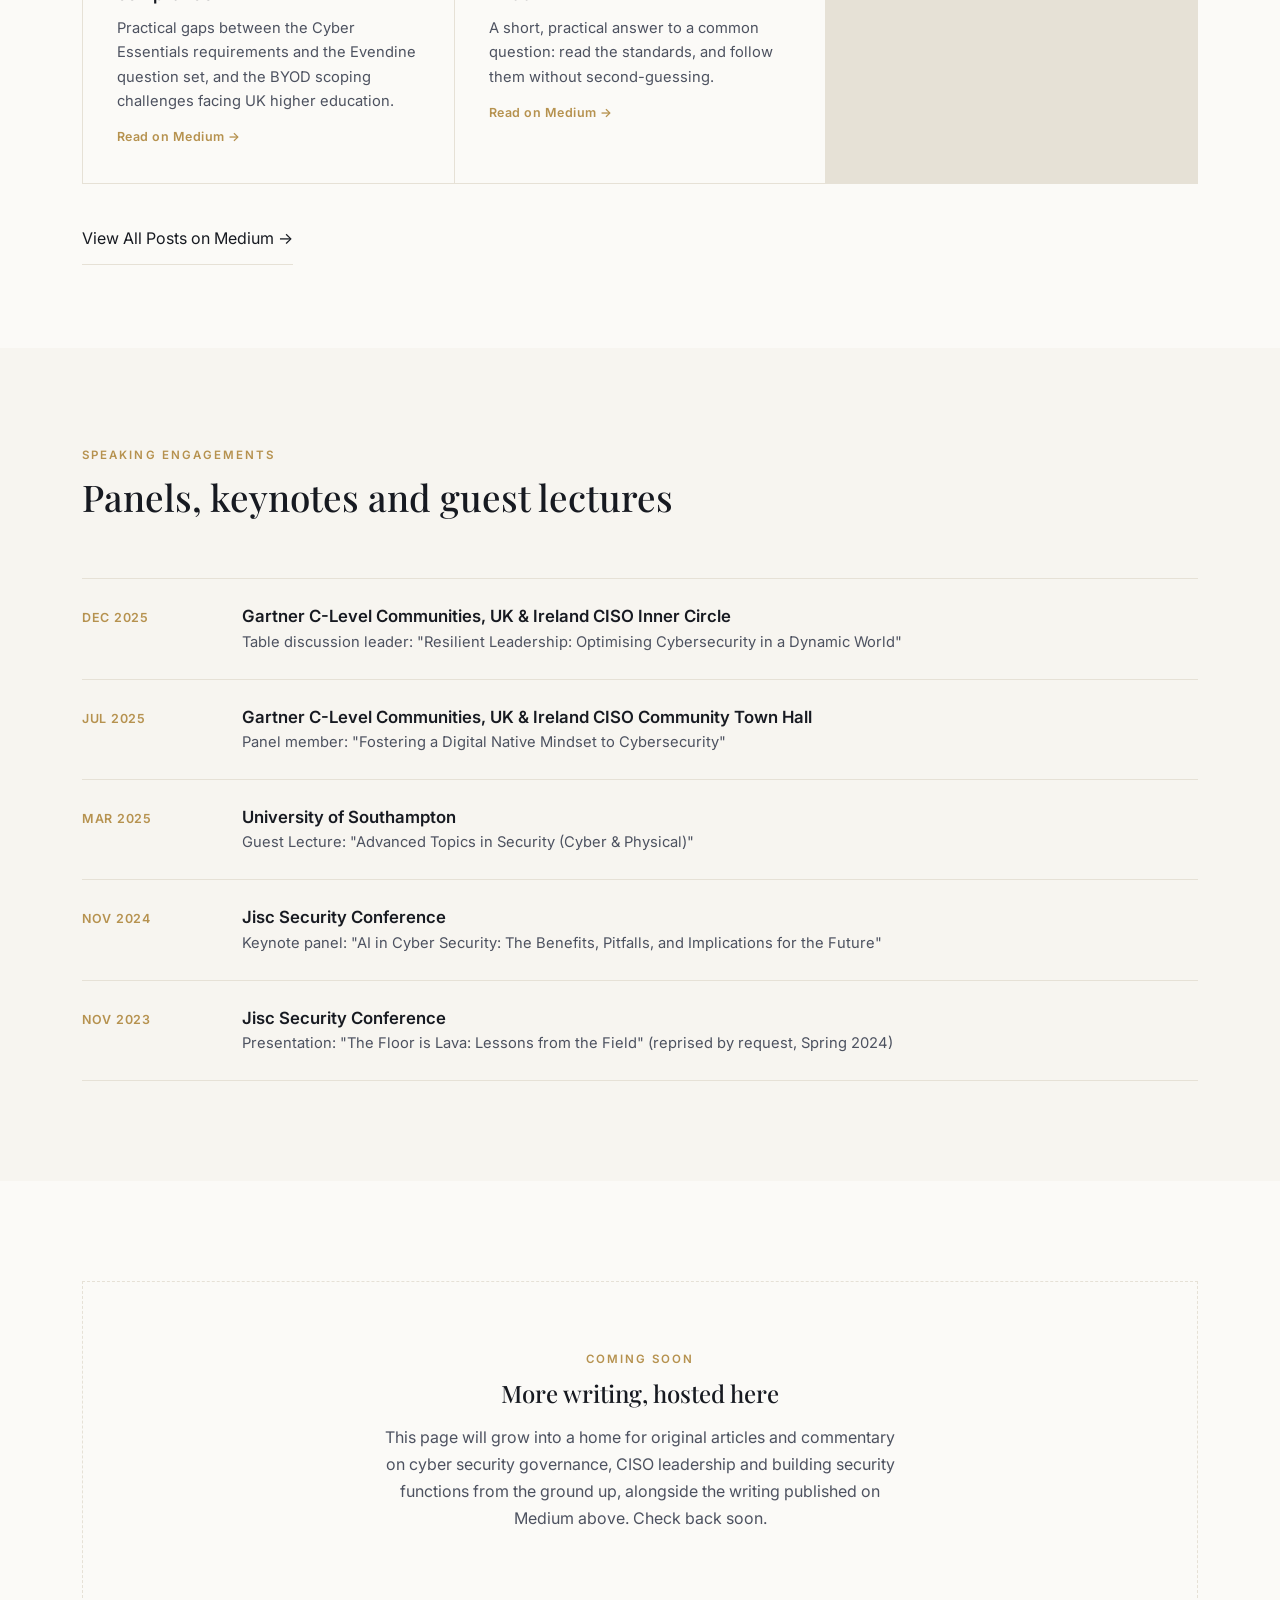
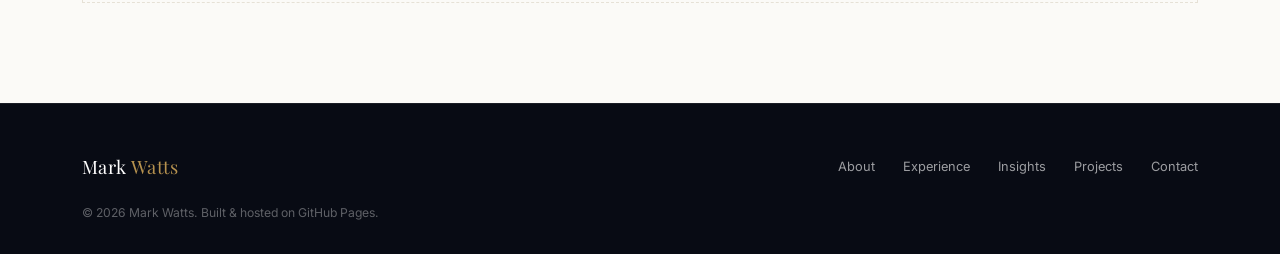
<file: insights.html>
<!doctype html>
<html lang="en">
<head>
<meta charset="UTF-8">
<meta name="viewport" content="width=device-width, initial-scale=1.0">
<title>Insights | Mark Watts</title>
<meta name="description" content="Speaking engagements and future writing from Mark Watts on cybersecurity leadership, governance and strategy.">
<link rel="icon" type="image/svg+xml" href="assets/favicon.svg">
<link rel="preconnect" href="https://fonts.googleapis.com">
<link rel="preconnect" href="https://fonts.gstatic.com" crossorigin>
<link href="https://fonts.googleapis.com/css2?family=Playfair+Display:wght@500;600&family=Inter:wght@400;500;600&display=swap" rel="stylesheet">
<link rel="stylesheet" href="css/styles.css">
</head>
<body>

<header class="site-header is-solid">
  <div class="container header-inner">
    <a href="index.html" class="logo">Mark <span>Watts</span></a>
    <nav class="nav-links">
      <a href="index.html">Home</a>
      <a href="about.html">About</a>
      <a href="experience.html">Experience</a>
      <a href="insights.html" class="active">Insights</a>
      <a href="projects.html">Projects</a>
      <a href="contact.html">Contact</a>
    </nav>
    <button class="nav-toggle" aria-label="Open menu">&#9776;</button>
  </div>
</header>

<div class="mobile-nav">
  <button class="mobile-close" aria-label="Close menu">&times;</button>
  <a href="index.html">Home</a>
  <a href="about.html">About</a>
  <a href="experience.html">Experience</a>
  <a href="insights.html">Insights</a>
  <a href="projects.html">Projects</a>
  <a href="contact.html">Contact</a>
</div>

<section class="page-hero">
  <div class="container">
    <span class="eyebrow">Insights &amp; Speaking</span>
    <h1>Writing and speaking on cybersecurity leadership</h1>
    <p>A record of recent speaking engagements, and the future home for longer-form writing on security governance, leadership and strategy.</p>
  </div>
</section>

<section class="section">
  <div class="container">
    <div class="section-head">
      <span class="section-label">Writing</span>
      <h2>Selected articles, published on Medium</h2>
      <p>Longer-form writing on cyber security governance, leadership and culture, published externally while this page grows into its own home for new content.</p>
    </div>
    <div class="engagement-grid">
      <div class="engagement">
        <span class="tag">Aug 2026</span>
        <h3><a href="https://medium.com/@markrwatts/the-new-cisos-first-90-days-diagnose-before-you-prescribe-601ef5d16daa" target="_blank" rel="noopener">The New CISO's First 90 Days: Diagnose Before You Prescribe</a></h3>
        <p>Applying Michael Watkins' <em>First 90 Days</em> framework to CISO transitions &mdash; diagnosing whether you've inherited a start-up, turnaround, realignment or growth problem before choosing a playbook, and negotiating expectations with your boss up front rather than by accident.</p>
        <a class="engagement-link" href="https://medium.com/@markrwatts/the-new-cisos-first-90-days-diagnose-before-you-prescribe-601ef5d16daa" target="_blank" rel="noopener">Read on Medium &rarr;</a>
      </div>
      <div class="engagement">
        <span class="tag">Jul 2026</span>
        <h3><a href="https://medium.com/@markrwatts/paths-of-desire-5a0b25362a35" target="_blank" rel="noopener">Paths of Desire</a></h3>
        <p>Why the most effective security controls are the ones users never notice, and why a circumvented control is worse than no control at all &mdash; illustrated by two decades of workarounds, from disk encryption codes on Post-it notes to shadow file-sharing over mobile data.</p>
        <a class="engagement-link" href="https://medium.com/@markrwatts/paths-of-desire-5a0b25362a35" target="_blank" rel="noopener">Read on Medium &rarr;</a>
      </div>
      <div class="engagement">
        <span class="tag">Nov 2023</span>
        <h3><a href="https://medium.com/@markrwatts/the-floor-is-lava-4e6b0287f019" target="_blank" rel="noopener">The Floor is Lava</a></h3>
        <p>Why a cyber incident is inevitable, and how peer networks, shared threat intel and layered defences build resilience. Co-written with Ambrose Neville (University of Surrey).</p>
        <a class="engagement-link" href="https://medium.com/@markrwatts/the-floor-is-lava-4e6b0287f019" target="_blank" rel="noopener">Read on Medium &rarr;</a>
      </div>
      <div class="engagement">
        <span class="tag">Nov 2022</span>
        <h3><a href="https://medium.com/@markrwatts/phishing-simulations-do-they-really-work-43350f864bab" target="_blank" rel="noopener">Phishing simulations &mdash; do they really work?</a></h3>
        <p>Results from phishing our own IT department, and why fast response and a no-blame reporting culture matter more than click-rate metrics.</p>
        <a class="engagement-link" href="https://medium.com/@markrwatts/phishing-simulations-do-they-really-work-43350f864bab" target="_blank" rel="noopener">Read on Medium &rarr;</a>
      </div>
      <div class="engagement">
        <span class="tag">Jun 2022</span>
        <h3><a href="https://medium.com/@markrwatts/the-1m-laptop-9060581b2ed9" target="_blank" rel="noopener">The &pound;1m laptop</a></h3>
        <p>Why the data on an executive's laptop is worth far more than the device, and why leaders must visibly follow the security guidance they expect from everyone else.</p>
        <a class="engagement-link" href="https://medium.com/@markrwatts/the-1m-laptop-9060581b2ed9" target="_blank" rel="noopener">Read on Medium &rarr;</a>
      </div>
      <div class="engagement">
        <span class="tag">Jun 2022</span>
        <h3><a href="https://medium.com/@markrwatts/my-home-office-setup-9807d6217ed9" target="_blank" rel="noopener">My home office setup</a></h3>
        <p>A personal walkthrough of the desk, display, chair and video-call kit behind a well-equipped home office.</p>
        <a class="engagement-link" href="https://medium.com/@markrwatts/my-home-office-setup-9807d6217ed9" target="_blank" rel="noopener">Read on Medium &rarr;</a>
      </div>
      <div class="engagement">
        <span class="tag">Jun 2022</span>
        <h3><a href="https://medium.com/@markrwatts/achieving-cyber-essentials-compliance-fd9ac36567fe" target="_blank" rel="noopener">Achieving Cyber Essentials compliance</a></h3>
        <p>Practical gaps between the Cyber Essentials requirements and the Evendine question set, and the BYOD scoping challenges facing UK higher education.</p>
        <a class="engagement-link" href="https://medium.com/@markrwatts/achieving-cyber-essentials-compliance-fd9ac36567fe" target="_blank" rel="noopener">Read on Medium &rarr;</a>
      </div>
      <div class="engagement">
        <span class="tag">Jun 2022</span>
        <h3><a href="https://medium.com/@markrwatts/tl-dr-how-to-implement-iso-27001-61e10d834aec" target="_blank" rel="noopener">TL;DR &mdash; How to implement ISO 27001</a></h3>
        <p>A short, practical answer to a common question: read the standards, and follow them without second-guessing.</p>
        <a class="engagement-link" href="https://medium.com/@markrwatts/tl-dr-how-to-implement-iso-27001-61e10d834aec" target="_blank" rel="noopener">Read on Medium &rarr;</a>
      </div>
    </div>
    <div style="margin-top: 44px;">
      <a href="https://medium.com/@markrwatts" class="btn-ghost" target="_blank" rel="noopener">View All Posts on Medium &rarr;</a>
    </div>
  </div>
</section>

<section class="section section-alt">
  <div class="container">
    <div class="section-head">
      <span class="section-label">Speaking Engagements</span>
      <h2>Panels, keynotes and guest lectures</h2>
    </div>

    <div class="speak-item">
      <div class="speak-date">Dec 2025</div>
      <div>
        <h3>Gartner C-Level Communities, UK &amp; Ireland CISO Inner Circle</h3>
        <p>Table discussion leader: "Resilient Leadership: Optimising Cybersecurity in a Dynamic World"</p>
      </div>
    </div>
    <div class="speak-item">
      <div class="speak-date">Jul 2025</div>
      <div>
        <h3>Gartner C-Level Communities, UK &amp; Ireland CISO Community Town Hall</h3>
        <p>Panel member: "Fostering a Digital Native Mindset to Cybersecurity"</p>
      </div>
    </div>
    <div class="speak-item">
      <div class="speak-date">Mar 2025</div>
      <div>
        <h3>University of Southampton</h3>
        <p>Guest Lecture: "Advanced Topics in Security (Cyber &amp; Physical)"</p>
      </div>
    </div>
    <div class="speak-item">
      <div class="speak-date">Nov 2024</div>
      <div>
        <h3>Jisc Security Conference</h3>
        <p>Keynote panel: "AI in Cyber Security: The Benefits, Pitfalls, and Implications for the Future"</p>
      </div>
    </div>
    <div class="speak-item">
      <div class="speak-date">Nov 2023</div>
      <div>
        <h3>Jisc Security Conference</h3>
        <p>Presentation: "The Floor is Lava: Lessons from the Field" (reprised by request, Spring 2024)</p>
      </div>
    </div>
  </div>
</section>

<section class="section">
  <div class="container">
    <div class="coming-soon">
      <span class="section-label">Coming Soon</span>
      <h3>More writing, hosted here</h3>
      <p>This page will grow into a home for original articles and commentary on cyber security governance, CISO leadership and building security functions from the ground up, alongside the writing published on Medium above. Check back soon.</p>
    </div>
  </div>
</section>

<footer class="site-footer">
  <div class="container">
    <div class="footer-inner">
      <a href="index.html" class="logo">Mark <span>Watts</span></a>
      <div class="footer-links">
        <a href="about.html">About</a>
        <a href="experience.html">Experience</a>
        <a href="insights.html">Insights</a>
        <a href="projects.html">Projects</a>
        <a href="contact.html">Contact</a>
      </div>
    </div>
    <div class="footer-meta">&copy; <span id="year"></span> Mark Watts. Built &amp; hosted on GitHub Pages.</div>
  </div>
</footer>

<script src="js/main.js"></script>
<script>document.getElementById("year").textContent = new Date().getFullYear();</script>
</body>
</html>
</file>
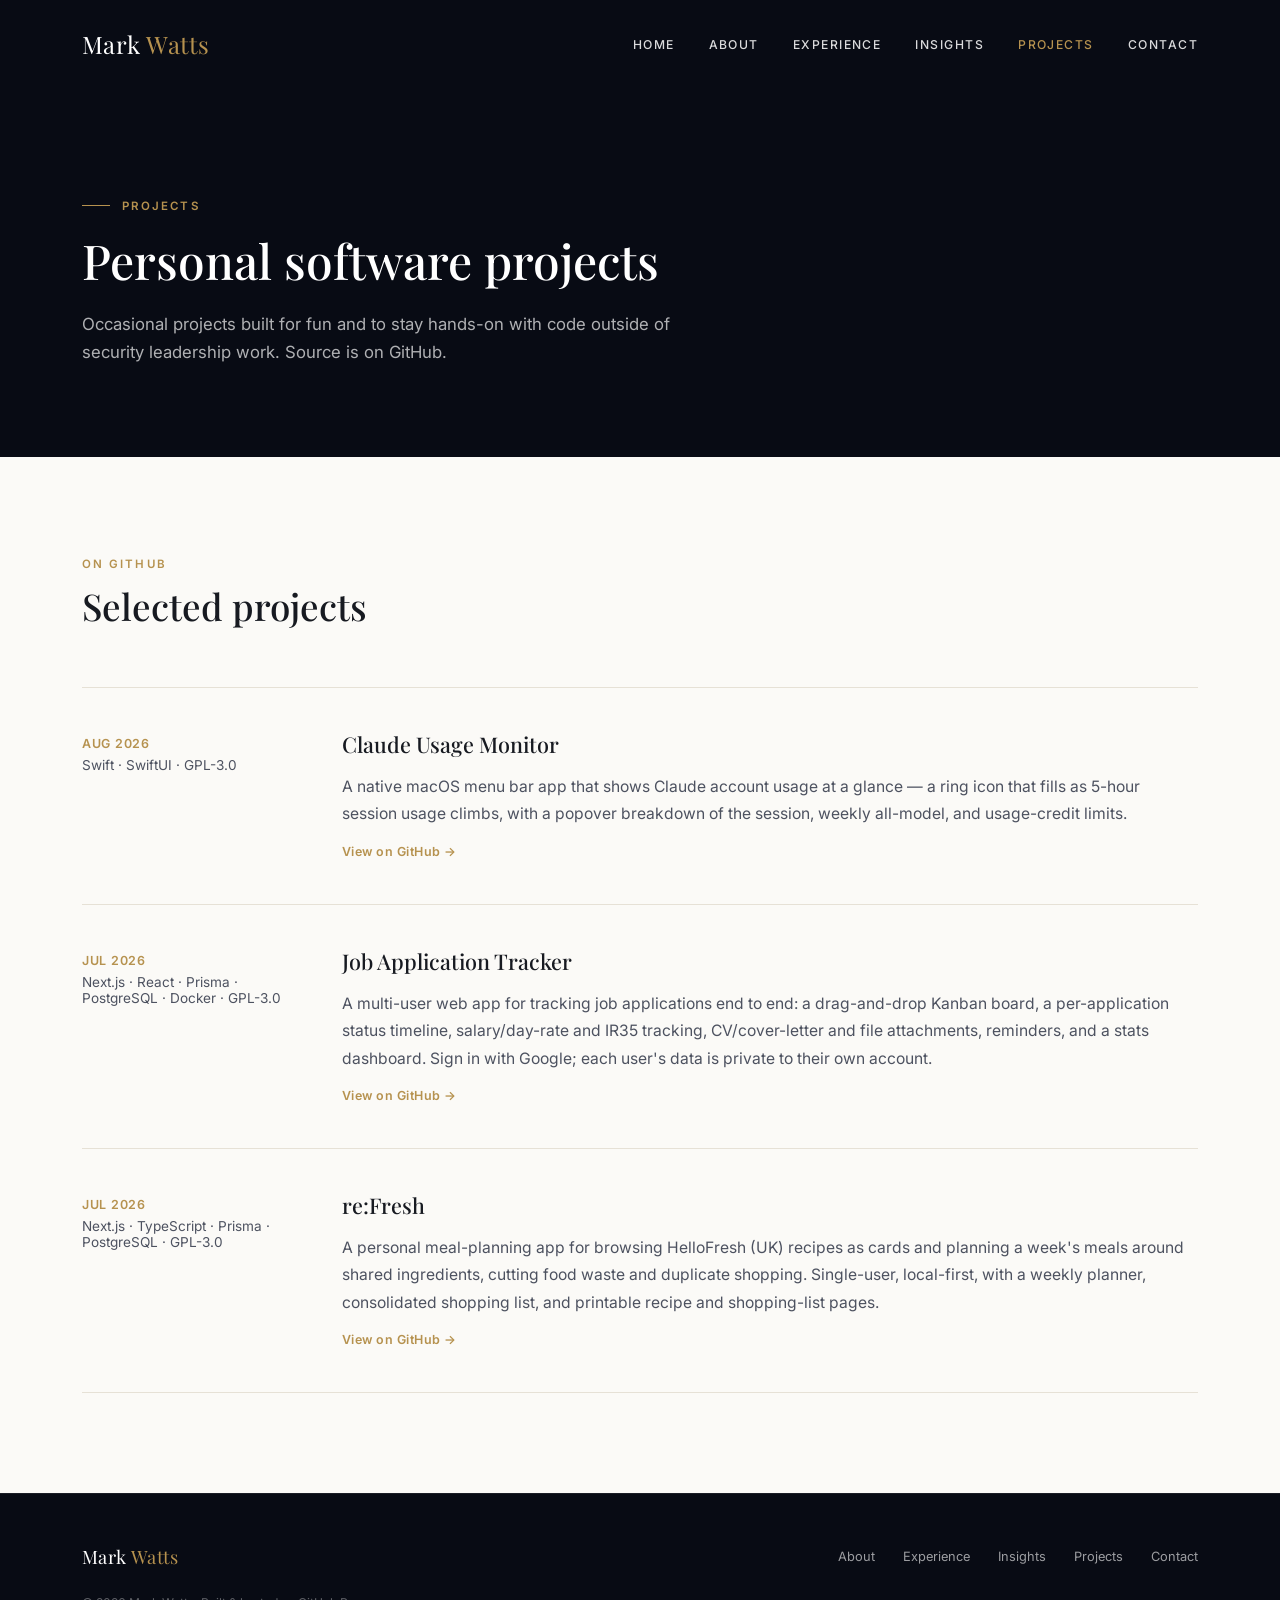
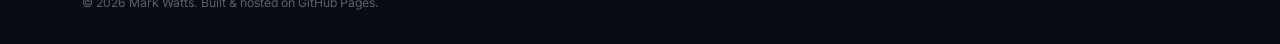
<file: projects.html>
<!doctype html>
<html lang="en">
<head>
<meta charset="UTF-8">
<meta name="viewport" content="width=device-width, initial-scale=1.0">
<title>Projects | Mark Watts</title>
<meta name="description" content="Personal software projects by Mark Watts, built for fun and to stay hands-on with code.">
<link rel="icon" type="image/svg+xml" href="assets/favicon.svg">
<link rel="preconnect" href="https://fonts.googleapis.com">
<link rel="preconnect" href="https://fonts.gstatic.com" crossorigin>
<link href="https://fonts.googleapis.com/css2?family=Playfair+Display:wght@500;600&family=Inter:wght@400;500;600&display=swap" rel="stylesheet">
<link rel="stylesheet" href="css/styles.css">
</head>
<body>

<header class="site-header is-solid">
  <div class="container header-inner">
    <a href="index.html" class="logo">Mark <span>Watts</span></a>
    <nav class="nav-links">
      <a href="index.html">Home</a>
      <a href="about.html">About</a>
      <a href="experience.html">Experience</a>
      <a href="insights.html">Insights</a>
      <a href="projects.html" class="active">Projects</a>
      <a href="contact.html">Contact</a>
    </nav>
    <button class="nav-toggle" aria-label="Open menu">&#9776;</button>
  </div>
</header>

<div class="mobile-nav">
  <button class="mobile-close" aria-label="Close menu">&times;</button>
  <a href="index.html">Home</a>
  <a href="about.html">About</a>
  <a href="experience.html">Experience</a>
  <a href="insights.html">Insights</a>
  <a href="projects.html">Projects</a>
  <a href="contact.html">Contact</a>
</div>

<section class="page-hero">
  <div class="container">
    <span class="eyebrow">Projects</span>
    <h1>Personal software projects</h1>
    <p>Occasional projects built for fun and to stay hands-on with code outside of security leadership work. Source is on GitHub.</p>
  </div>
</section>

<section class="section">
  <div class="container">
    <div class="section-head">
      <span class="section-label">On GitHub</span>
      <h2>Selected projects</h2>
    </div>
    <div class="timeline-item">
      <div>
        <div class="timeline-period">Aug 2026</div>
        <div class="timeline-org">Swift &middot; SwiftUI &middot; GPL-3.0</div>
      </div>
      <div class="timeline-role">
        <h3><a href="https://github.com/MarkRWatts/ClaudeUsageMonitor" target="_blank" rel="noopener">Claude Usage Monitor</a></h3>
        <p>A native macOS menu bar app that shows Claude account usage at a glance &mdash; a ring icon that fills as 5-hour session usage climbs, with a popover breakdown of the session, weekly all-model, and usage-credit limits.</p>
        <a class="engagement-link" href="https://github.com/MarkRWatts/ClaudeUsageMonitor" target="_blank" rel="noopener">View on GitHub &rarr;</a>
      </div>
    </div>
    <div class="timeline-item">
      <div>
        <div class="timeline-period">Jul 2026</div>
        <div class="timeline-org">Next.js &middot; React &middot; Prisma &middot; PostgreSQL &middot; Docker &middot; GPL-3.0</div>
      </div>
      <div class="timeline-role">
        <h3><a href="https://github.com/MarkRWatts/jobAppTracker" target="_blank" rel="noopener">Job Application Tracker</a></h3>
        <p>A multi-user web app for tracking job applications end to end: a drag-and-drop Kanban board, a per-application status timeline, salary/day-rate and IR35 tracking, CV/cover-letter and file attachments, reminders, and a stats dashboard. Sign in with Google; each user's data is private to their own account.</p>
        <a class="engagement-link" href="https://github.com/MarkRWatts/jobAppTracker" target="_blank" rel="noopener">View on GitHub &rarr;</a>
      </div>
    </div>
    <div class="timeline-item">
      <div>
        <div class="timeline-period">Jul 2026</div>
        <div class="timeline-org">Next.js &middot; TypeScript &middot; Prisma &middot; PostgreSQL &middot; GPL-3.0</div>
      </div>
      <div class="timeline-role">
        <h3><a href="https://github.com/MarkRWatts/reFresh" target="_blank" rel="noopener">re:Fresh</a></h3>
        <p>A personal meal-planning app for browsing HelloFresh (UK) recipes as cards and planning a week's meals around shared ingredients, cutting food waste and duplicate shopping. Single-user, local-first, with a weekly planner, consolidated shopping list, and printable recipe and shopping-list pages.</p>
        <a class="engagement-link" href="https://github.com/MarkRWatts/reFresh" target="_blank" rel="noopener">View on GitHub &rarr;</a>
      </div>
    </div>
    </div>
  </div>
</section>

<footer class="site-footer">
  <div class="container">
    <div class="footer-inner">
      <a href="index.html" class="logo">Mark <span>Watts</span></a>
      <div class="footer-links">
        <a href="about.html">About</a>
        <a href="experience.html">Experience</a>
        <a href="insights.html">Insights</a>
        <a href="projects.html">Projects</a>
        <a href="contact.html">Contact</a>
      </div>
    </div>
    <div class="footer-meta">&copy; <span id="year"></span> Mark Watts. Built &amp; hosted on GitHub Pages.</div>
  </div>
</footer>

<script src="js/main.js"></script>
<script>document.getElementById("year").textContent = new Date().getFullYear();</script>
</body>
</html>
</file>
<file: css/styles.css>
/* ==========================================================================
   Mark Watts — personal brand site
   ========================================================================== */

:root {
  --navy-950: #080b14;
  --navy-900: #0c1120;
  --navy-800: #121a2e;
  --navy-700: #1b2540;
  --gold: #b6924f;
  --gold-light: #d8b876;
  --cream: #f7f5f0;
  --paper: #fbfaf7;
  --ink: #171a21;
  --ink-soft: #4d5260;
  --line: #e6e1d6;
  --max-width: 1180px;

  --font-serif: "Playfair Display", "Georgia", serif;
  --font-sans: "Inter", -apple-system, BlinkMacSystemFont, "Segoe UI", sans-serif;
}

* { box-sizing: border-box; }
html { scroll-behavior: smooth; }

body {
  margin: 0;
  font-family: var(--font-sans);
  color: var(--ink);
  background: var(--paper);
  -webkit-font-smoothing: antialiased;
}

img { max-width: 100%; display: block; }

a { color: inherit; text-decoration: none; }

h1, h2, h3, h4 {
  font-family: var(--font-serif);
  font-weight: 500;
  line-height: 1.15;
  margin: 0;
}

p { margin: 0; }

.container {
  max-width: var(--max-width);
  margin: 0 auto;
  padding: 0 32px;
}

.eyebrow {
  display: inline-flex;
  align-items: center;
  gap: 12px;
  font-size: 0.72rem;
  letter-spacing: 0.18em;
  text-transform: uppercase;
  color: var(--gold);
  font-weight: 600;
}

.eyebrow::before {
  content: "";
  display: inline-block;
  width: 28px;
  height: 1px;
  background: var(--gold);
}

.section-label {
  font-size: 0.72rem;
  letter-spacing: 0.18em;
  text-transform: uppercase;
  color: var(--gold);
  font-weight: 600;
  margin-bottom: 14px;
  display: block;
}

/* ---------------------------------- Buttons ---------------------------------- */

.btn {
  display: inline-flex;
  align-items: center;
  gap: 10px;
  font-size: 0.78rem;
  letter-spacing: 0.1em;
  text-transform: uppercase;
  font-weight: 600;
  padding: 16px 28px;
  border-radius: 2px;
  transition: all 0.2s ease;
  border: 1px solid transparent;
  cursor: pointer;
}

.btn-gold {
  background: var(--gold);
  color: var(--navy-950);
}
.btn-gold:hover { background: var(--gold-light); }

.btn-outline {
  border-color: rgba(255, 255, 255, 0.35);
  color: #fff;
}
.btn-outline:hover { border-color: var(--gold); color: var(--gold); }

.btn-ghost {
  color: var(--ink);
  border-bottom: 1px solid var(--line);
  padding: 16px 0;
}
.btn-ghost:hover { border-color: var(--gold); color: var(--gold); }

/* ---------------------------------- Header ---------------------------------- */

.site-header {
  position: absolute;
  top: 0;
  left: 0;
  right: 0;
  z-index: 50;
  padding: 28px 0;
}

.site-header.is-solid {
  position: fixed;
  background: rgba(8, 11, 20, 0.92);
  backdrop-filter: blur(8px);
  padding: 18px 0;
  box-shadow: 0 1px 0 rgba(255,255,255,0.06);
}

.header-inner {
  display: flex;
  align-items: center;
  justify-content: space-between;
}

.logo {
  font-family: var(--font-serif);
  font-size: 1.5rem;
  color: #fff;
  letter-spacing: 0.02em;
}
.logo span { color: var(--gold); }

.nav-links {
  display: flex;
  align-items: center;
  gap: 34px;
}

.nav-links a {
  font-size: 0.76rem;
  letter-spacing: 0.12em;
  text-transform: uppercase;
  color: rgba(255,255,255,0.85);
  font-weight: 500;
}
.nav-links a:hover { color: var(--gold); }
.nav-links a.active { color: var(--gold); }

.nav-cta {
  border: 1px solid rgba(255,255,255,0.35);
  padding: 12px 22px;
  font-size: 0.72rem;
  letter-spacing: 0.12em;
  text-transform: uppercase;
  color: #fff;
  font-weight: 600;
}
.nav-cta:hover { border-color: var(--gold); color: var(--gold); }

.nav-toggle {
  display: none;
  background: none;
  border: none;
  color: #fff;
  font-size: 1.6rem;
  cursor: pointer;
}

/* ---------------------------------- Hero ---------------------------------- */

.hero {
  position: relative;
  min-height: 100vh;
  display: flex;
  align-items: center;
  background:
    linear-gradient(160deg, rgba(8,11,20,0.94) 0%, rgba(12,17,32,0.9) 55%, rgba(18,26,46,0.88) 100%),
    var(--navy-950);
  overflow: hidden;
  color: #fff;
}

.hero::before {
  content: "";
  position: absolute;
  inset: 0;
  background-image:
    repeating-linear-gradient(100deg, rgba(255,255,255,0.035) 0px, rgba(255,255,255,0.035) 1px, transparent 1px, transparent 90px),
    repeating-linear-gradient(15deg, rgba(182,146,79,0.05) 0px, rgba(182,146,79,0.05) 1px, transparent 1px, transparent 140px);
  pointer-events: none;
}

.hero-inner {
  position: relative;
  padding-top: 140px;
  padding-bottom: 100px;
}

.hero .eyebrow { margin-bottom: 26px; color: var(--gold-light); }

.hero h1 {
  font-size: clamp(2.4rem, 5vw, 4rem);
  color: #fff;
  max-width: 900px;
  margin-bottom: 28px;
}

.hero-role {
  font-size: 1rem;
  color: rgba(255,255,255,0.6);
  margin-bottom: 6px;
  letter-spacing: 0.02em;
}

.hero p.lede {
  font-size: 1.1rem;
  line-height: 1.7;
  color: rgba(255,255,255,0.72);
  max-width: 620px;
  margin-bottom: 44px;
}

.hero-actions {
  display: flex;
  align-items: center;
  gap: 32px;
  flex-wrap: wrap;
}

.scroll-tag {
  position: absolute;
  right: 40px;
  bottom: 40px;
  writing-mode: vertical-rl;
  font-size: 0.7rem;
  letter-spacing: 0.2em;
  text-transform: uppercase;
  color: rgba(255,255,255,0.45);
  display: flex;
  align-items: center;
  gap: 12px;
}
.scroll-tag::after {
  content: "";
  width: 1px;
  height: 50px;
  background: rgba(255,255,255,0.3);
}

/* ---------------------------------- Ticker strip ---------------------------------- */

.strip {
  background: var(--navy-900);
  color: rgba(255,255,255,0.55);
  padding: 20px 0;
  font-size: 0.72rem;
  letter-spacing: 0.1em;
  text-transform: uppercase;
}
.strip .container {
  display: flex;
  flex-wrap: wrap;
  gap: 10px 40px;
  align-items: center;
}
.strip strong { color: rgba(255,255,255,0.85); font-weight: 600; margin-right: 6px;}

/* ---------------------------------- Stats ---------------------------------- */

.stats {
  background: var(--navy-950);
  color: #fff;
  padding: 90px 0;
}

.stats-grid {
  display: grid;
  grid-template-columns: repeat(4, 1fr);
  gap: 40px;
  margin-top: 50px;
}

.stat-num {
  font-family: var(--font-serif);
  font-size: 2.6rem;
  color: var(--gold-light);
  margin-bottom: 10px;
}
.stat-label {
  font-size: 0.72rem;
  letter-spacing: 0.08em;
  text-transform: uppercase;
  color: rgba(255,255,255,0.55);
  line-height: 1.5;
}

.stats-intro {
  max-width: 720px;
}
.stats-intro h2 { font-size: 1.8rem; color: #fff; margin: 18px 0 22px; }
.stats-intro p { color: rgba(255,255,255,0.68); line-height: 1.8; font-size: 1.02rem; }
.stats-intro p + p { margin-top: 16px; }

/* ---------------------------------- Section generic ---------------------------------- */

.section {
  padding: 100px 0;
}
.section-alt { background: var(--cream); }

.section-head {
  max-width: 640px;
  margin-bottom: 60px;
}
.section-head h2 {
  font-size: clamp(1.7rem, 3vw, 2.3rem);
  color: var(--ink);
}
.section-head p {
  color: var(--ink-soft);
  font-size: 1.05rem;
  line-height: 1.7;
  margin-top: 18px;
}

/* ---------------------------------- Practice cards ---------------------------------- */

.card-grid {
  display: grid;
  grid-template-columns: repeat(2, 1fr);
  gap: 1px;
  background: var(--line);
  border: 1px solid var(--line);
}

.card {
  background: var(--paper);
  padding: 44px 40px;
}

.card-num {
  font-family: var(--font-serif);
  color: var(--gold);
  font-size: 1rem;
  margin-bottom: 22px;
  display: block;
}

.card h3 {
  font-size: 1.3rem;
  color: var(--ink);
  margin-bottom: 14px;
}

.card p {
  color: var(--ink-soft);
  line-height: 1.7;
  font-size: 0.98rem;
}

/* ---------------------------------- About photo ---------------------------------- */

.about-grid {
  display: grid;
  grid-template-columns: 320px 1fr;
  gap: 70px;
  align-items: start;
}

.about-photo-frame {
  position: relative;
}
.about-photo-frame img {
  width: 100%;
  height: auto;
  border-radius: 2px;
  filter: grayscale(0.15);
}
.about-photo-frame::before {
  content: "";
  position: absolute;
  top: 18px;
  left: 18px;
  right: -18px;
  bottom: -18px;
  border: 1px solid var(--gold);
  z-index: -1;
}

.about-photo-caption {
  margin-top: 28px;
  text-align: center;
}
.about-photo-caption h3 {
  font-size: 1.15rem;
  color: var(--ink);
  margin-bottom: 6px;
}
.about-photo-caption span {
  font-size: 0.7rem;
  letter-spacing: 0.12em;
  text-transform: uppercase;
  color: var(--gold);
  font-weight: 600;
}

@media (max-width: 900px) {
  .about-grid { grid-template-columns: 1fr; gap: 40px; }
  .about-photo { max-width: 280px; }
}

/* ---------------------------------- Timeline / experience ---------------------------------- */

.timeline-item {
  padding: 44px 0;
  border-top: 1px solid var(--line);
  display: grid;
  grid-template-columns: 220px 1fr;
  gap: 40px;
}
.timeline-item:last-child { border-bottom: 1px solid var(--line); }

.timeline-period {
  font-size: 0.78rem;
  letter-spacing: 0.06em;
  text-transform: uppercase;
  color: var(--gold);
  font-weight: 600;
  padding-top: 4px;
}

.timeline-org {
  font-size: 0.85rem;
  color: var(--ink-soft);
  margin-top: 6px;
  text-transform: none;
  letter-spacing: 0;
  font-weight: 400;
}

.timeline-role h3 {
  font-size: 1.35rem;
  color: var(--ink);
  margin-bottom: 16px;
}
.timeline-role h3 a:hover { color: var(--gold); }

.timeline-role p {
  color: var(--ink-soft);
  line-height: 1.75;
  font-size: 0.98rem;
  margin-bottom: 0;
}

.timeline-role ul {
  margin: 0;
  padding-left: 20px;
  color: var(--ink-soft);
  line-height: 1.75;
  font-size: 0.98rem;
}
.timeline-role li { margin-bottom: 10px; }
.timeline-role li:last-child { margin-bottom: 0; }

.timeline-group-title {
  font-family: var(--font-serif);
  font-size: 1.6rem;
  margin: 70px 0 0;
  color: var(--ink);
}
.timeline-group-title:first-of-type { margin-top: 0; }

/* ---------------------------------- Engagement grid (home highlights) ---------------------------------- */

.engagement-grid {
  display: grid;
  grid-template-columns: repeat(3, 1fr);
  gap: 1px;
  background: var(--line);
  border: 1px solid var(--line);
}
.engagement {
  background: var(--paper);
  padding: 38px 34px;
}
.engagement .tag {
  font-size: 0.68rem;
  letter-spacing: 0.1em;
  text-transform: uppercase;
  color: var(--gold);
  font-weight: 600;
}
.engagement h3 {
  font-size: 1.08rem;
  margin: 16px 0 12px;
  color: var(--ink);
  font-weight: 600;
  font-family: var(--font-sans);
  letter-spacing: 0.01em;
}
.engagement h3 a:hover { color: var(--gold); }
.engagement-link {
  display: inline-block;
  margin-top: 16px;
  font-size: 0.78rem;
  letter-spacing: 0.04em;
  font-weight: 600;
  color: var(--gold);
}
.engagement-link:hover { color: var(--ink); }
.engagement p {
  color: var(--ink-soft);
  font-size: 0.92rem;
  line-height: 1.65;
}

/* ---------------------------------- Process steps ---------------------------------- */

.process-grid {
  display: grid;
  grid-template-columns: repeat(3, 1fr);
  gap: 48px;
  margin-top: 10px;
}
.process-step .card-num { color: var(--gold); }
.process-step h3 { font-size: 1.15rem; margin-bottom: 12px; color: var(--ink); }
.process-step p { color: var(--ink-soft); line-height: 1.7; font-size: 0.96rem; }

/* ---------------------------------- Skills ---------------------------------- */

.skills-grid {
  display: grid;
  grid-template-columns: repeat(2, 1fr);
  gap: 40px 60px;
}
.skill-block h3 {
  font-size: 0.92rem;
  letter-spacing: 0.06em;
  text-transform: uppercase;
  color: var(--gold);
  margin-bottom: 14px;
  font-family: var(--font-sans);
  font-weight: 600;
}
.skill-block p {
  color: var(--ink-soft);
  line-height: 1.9;
  font-size: 0.96rem;
}

/* ---------------------------------- Speaking list ---------------------------------- */

.speak-item {
  padding: 28px 0;
  border-top: 1px solid var(--line);
  display: grid;
  grid-template-columns: 130px 1fr;
  gap: 30px;
}
.speak-item:last-child { border-bottom: 1px solid var(--line); }
.speak-date {
  font-size: 0.78rem;
  color: var(--gold);
  text-transform: uppercase;
  letter-spacing: 0.06em;
  font-weight: 600;
  padding-top: 3px;
}
.speak-item h3 { font-size: 1.05rem; color: var(--ink); margin-bottom: 6px; font-family: var(--font-sans); font-weight: 600;}
.speak-item p { color: var(--ink-soft); font-size: 0.92rem; }

/* ---------------------------------- CTA band ---------------------------------- */

.cta-band {
  background: var(--navy-950);
  color: #fff;
  padding: 110px 0;
  text-align: center;
}
.cta-band .eyebrow { justify-content: center; margin-bottom: 24px; }
.cta-band h2 {
  color: #fff;
  font-size: clamp(1.8rem, 4vw, 2.6rem);
  max-width: 700px;
  margin: 0 auto 36px;
}
.cta-actions { display: flex; justify-content: center; gap: 24px; flex-wrap: wrap; }

/* ---------------------------------- Footer ---------------------------------- */

.site-footer {
  background: var(--navy-950);
  color: rgba(255,255,255,0.5);
  padding: 50px 0 34px;
  border-top: 1px solid rgba(255,255,255,0.08);
}
.footer-inner {
  display: flex;
  justify-content: space-between;
  align-items: center;
  flex-wrap: wrap;
  gap: 20px;
}
.footer-inner .logo { font-size: 1.15rem; }
.footer-links { display: flex; gap: 28px; flex-wrap: wrap; }
.footer-links a { font-size: 0.8rem; color: rgba(255,255,255,0.6); }
.footer-links a:hover { color: var(--gold); }
.footer-meta {
  font-size: 0.76rem;
  margin-top: 26px;
  color: rgba(255,255,255,0.35);
}

/* ---------------------------------- Page hero (inner pages) ---------------------------------- */

.page-hero {
  background: var(--navy-950);
  color: #fff;
  padding: 190px 0 90px;
}
.page-hero h1 { color: #fff; font-size: clamp(2rem, 4vw, 3rem); margin: 20px 0 22px; }
.page-hero p { color: rgba(255,255,255,0.68); max-width: 640px; line-height: 1.7; font-size: 1.05rem; }

/* ---------------------------------- Insights / placeholder ---------------------------------- */

.coming-soon {
  border: 1px dashed var(--line);
  padding: 70px 40px;
  text-align: center;
  background: var(--paper);
}
.coming-soon .section-label { justify-content: center; display: block; }
.coming-soon h3 { font-size: 1.5rem; margin: 14px 0 16px; }
.coming-soon p { color: var(--ink-soft); max-width: 520px; margin: 0 auto; line-height: 1.7; }

/* ---------------------------------- Contact form ---------------------------------- */

.contact-layout {
  display: grid;
  grid-template-columns: 1fr 1.3fr;
  gap: 80px;
  align-items: start;
}

.contact-intro p {
  color: var(--ink-soft);
  line-height: 1.8;
  font-size: 1.02rem;
  margin-top: 18px;
}
.contact-intro p + p { margin-top: 14px; }

.form-field {
  margin-bottom: 30px;
}
.form-field label {
  display: block;
  font-size: 0.7rem;
  letter-spacing: 0.12em;
  text-transform: uppercase;
  color: var(--gold);
  font-weight: 600;
  margin-bottom: 10px;
}
.form-field input,
.form-field textarea {
  width: 100%;
  border: none;
  border-bottom: 1px solid var(--line);
  background: transparent;
  padding: 12px 0;
  font-family: var(--font-sans);
  font-size: 1rem;
  color: var(--ink);
  border-radius: 0;
}
.form-field textarea { resize: vertical; min-height: 130px; }
.form-field input:focus,
.form-field textarea:focus {
  outline: none;
  border-bottom-color: var(--gold);
}
.form-field input::placeholder,
.form-field textarea::placeholder { color: #a9a397; }

.form-honeypot {
  position: absolute;
  left: -9999px;
  width: 1px;
  height: 1px;
  overflow: hidden;
}

.form-status {
  margin-top: 22px;
  font-size: 0.92rem;
  display: none;
}
.form-status.is-visible { display: block; }
.form-status.is-success { color: #4a7a52; }
.form-status.is-error { color: #a4453a; }

.contact-submit {
  border: none;
  cursor: pointer;
}
.contact-submit:disabled { opacity: 0.6; cursor: default; }

@media (max-width: 900px) {
  .contact-layout { grid-template-columns: 1fr; gap: 44px; }
}

/* ---------------------------------- Responsive ---------------------------------- */

@media (max-width: 900px) {
  .nav-links, .nav-cta { display: none; }
  .nav-toggle { display: block; }
  .stats-grid, .card-grid, .engagement-grid, .process-grid, .skills-grid {
    grid-template-columns: 1fr;
  }
  .timeline-item, .speak-item { grid-template-columns: 1fr; gap: 14px; }
  .section { padding: 70px 0; }
  .stats { padding: 60px 0; }
  .cta-band { padding: 80px 0; }
  .hero-inner { padding-top: 120px; }
}

@media (max-width: 560px) {
  .container { padding: 0 22px; }
  .hero-actions { flex-direction: column; align-items: flex-start; gap: 18px; }
}

/* ---------------------------------- Mobile nav drawer ---------------------------------- */

.mobile-nav {
  position: fixed;
  inset: 0;
  background: var(--navy-950);
  z-index: 100;
  display: none;
  flex-direction: column;
  padding: 100px 40px;
  gap: 28px;
}
.mobile-nav.is-open { display: flex; }
.mobile-nav a {
  font-family: var(--font-serif);
  font-size: 1.6rem;
  color: #fff;
}
.mobile-nav a:hover { color: var(--gold); }
.mobile-close {
  position: absolute;
  top: 28px;
  right: 32px;
  background: none;
  border: none;
  color: #fff;
  font-size: 1.8rem;
  cursor: pointer;
}
</file>
